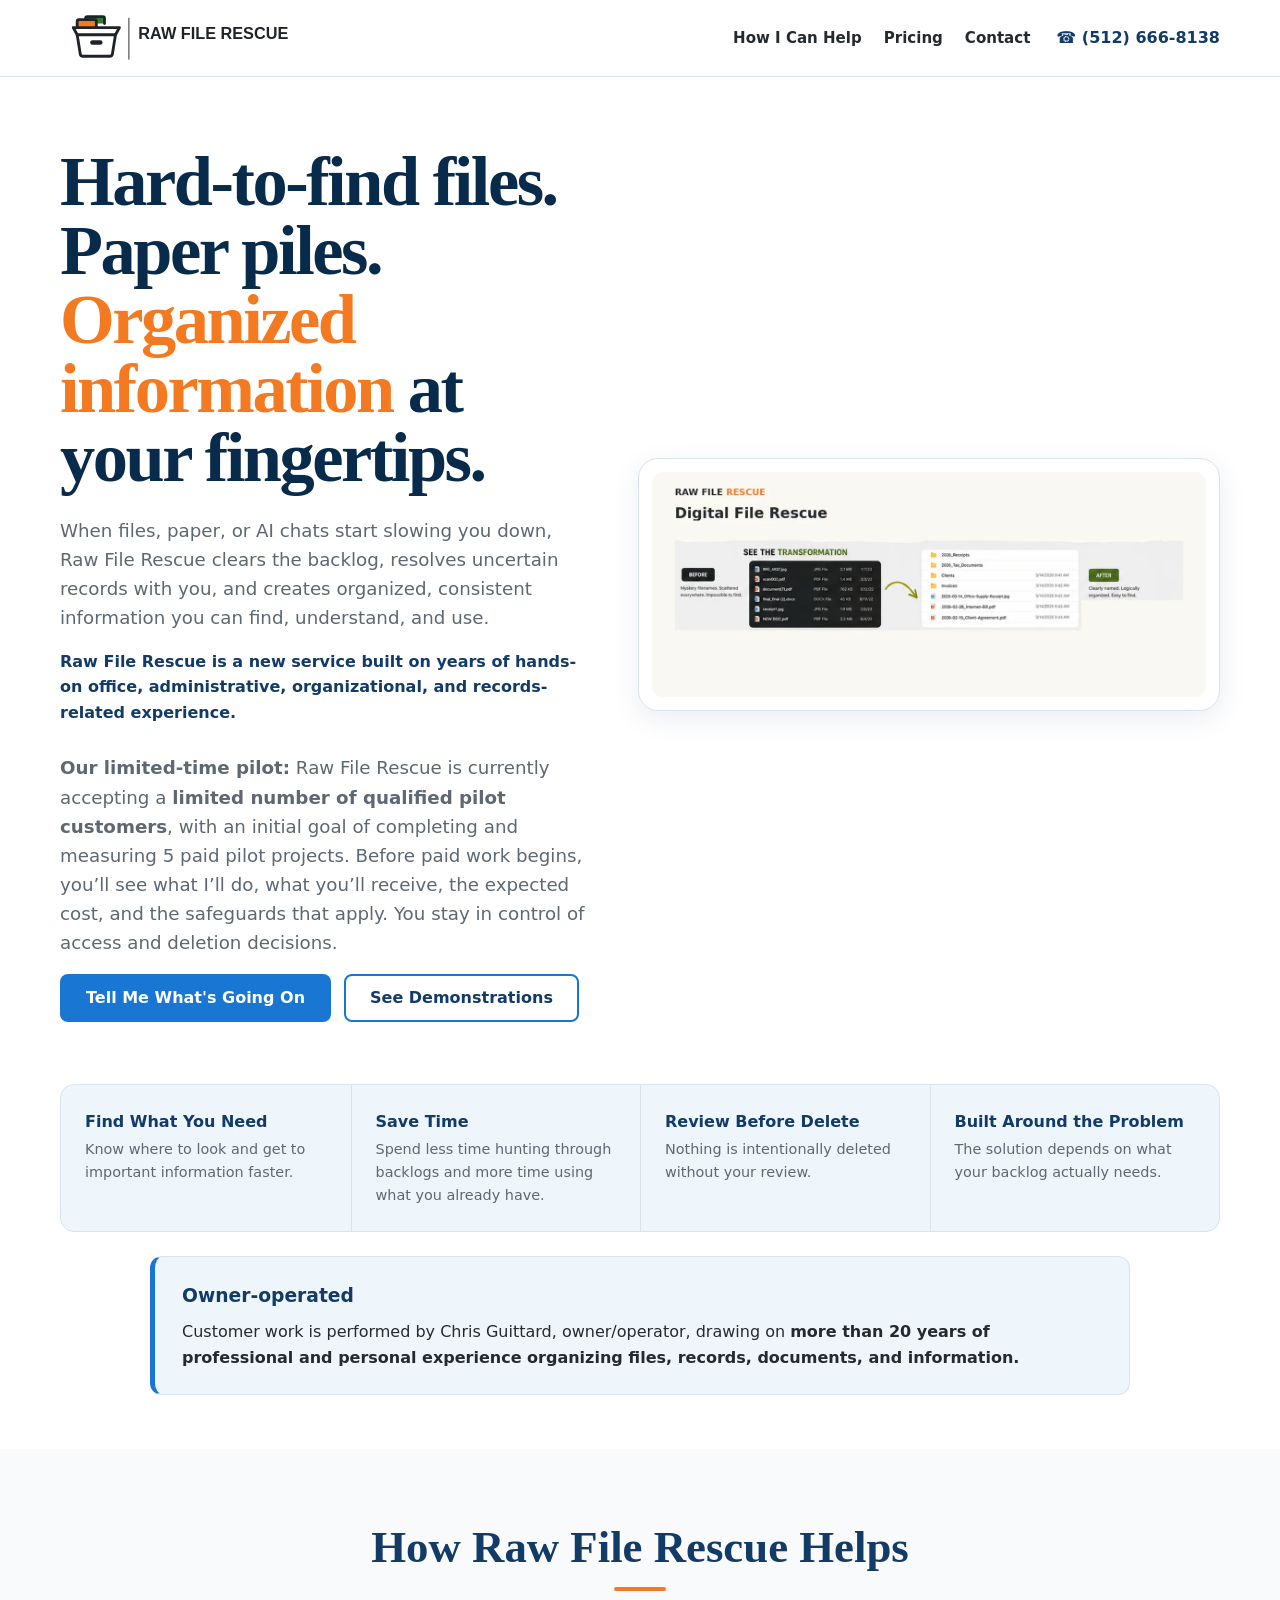
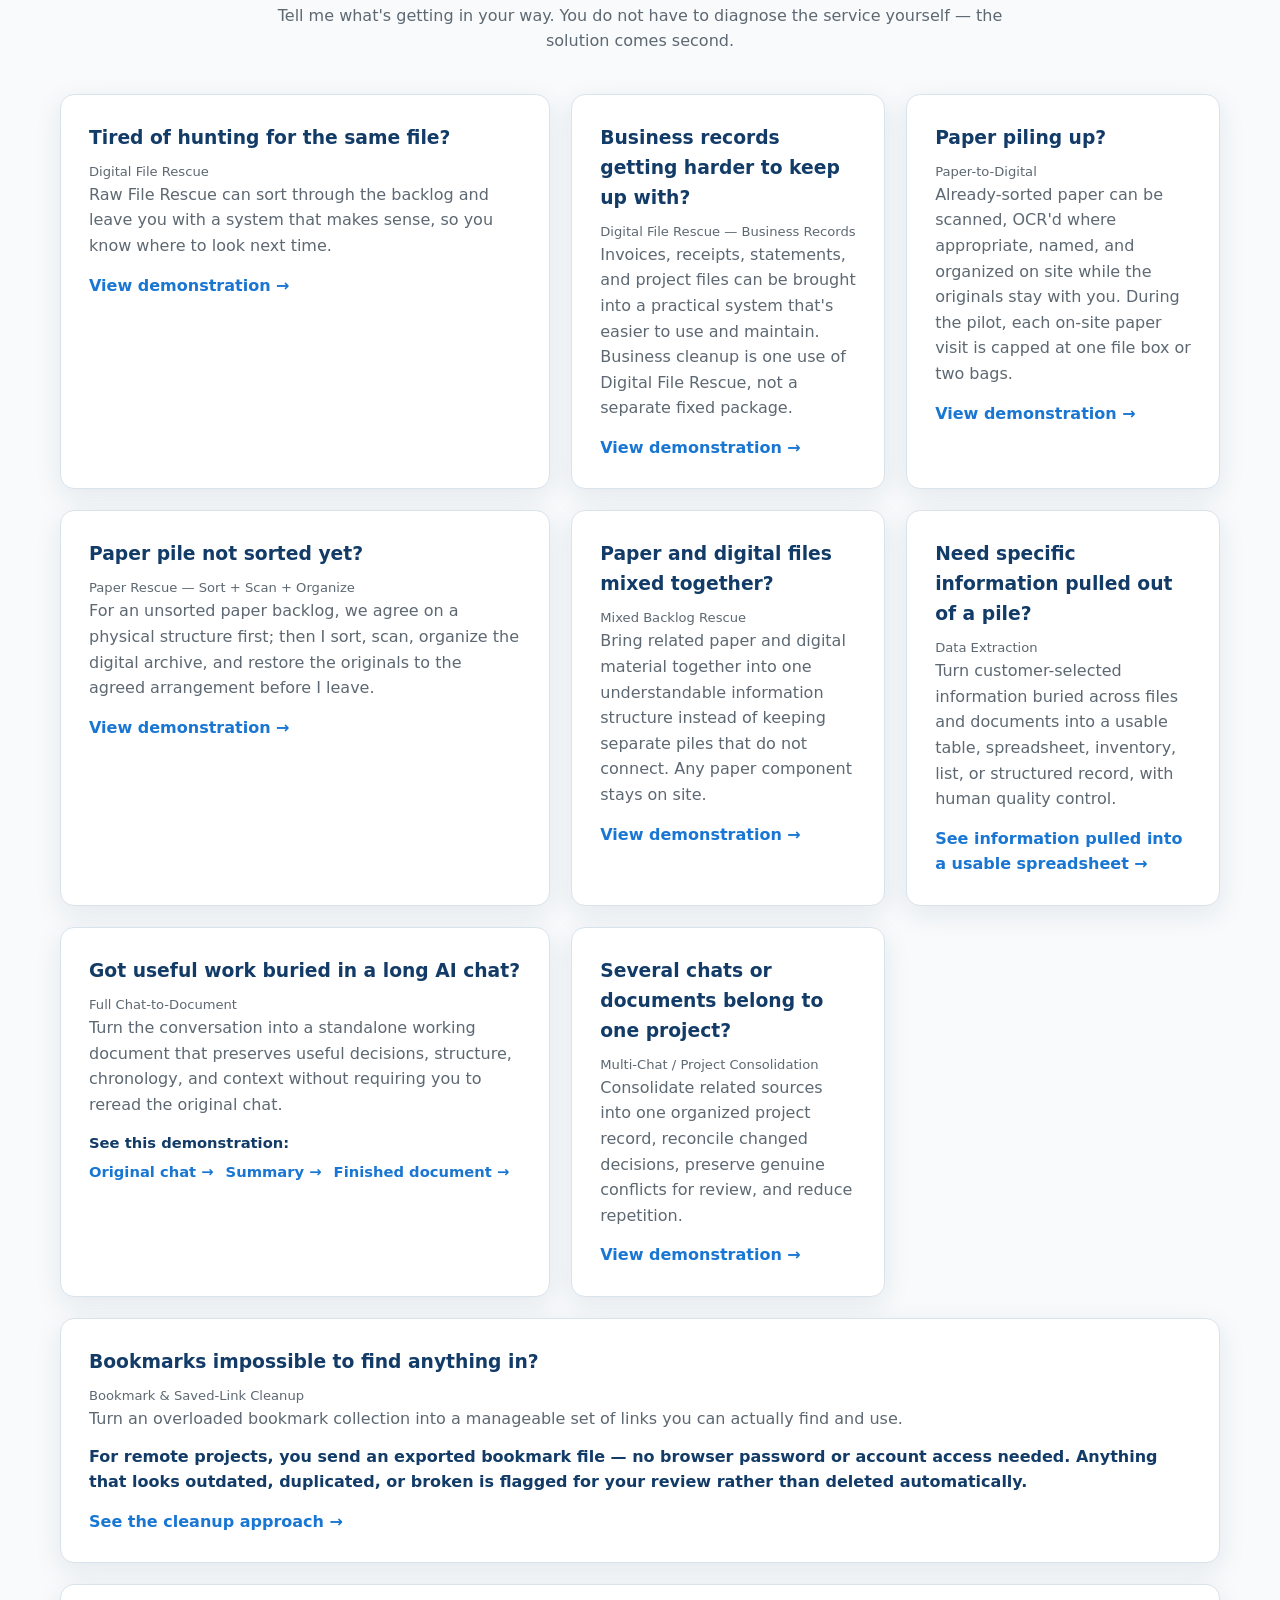
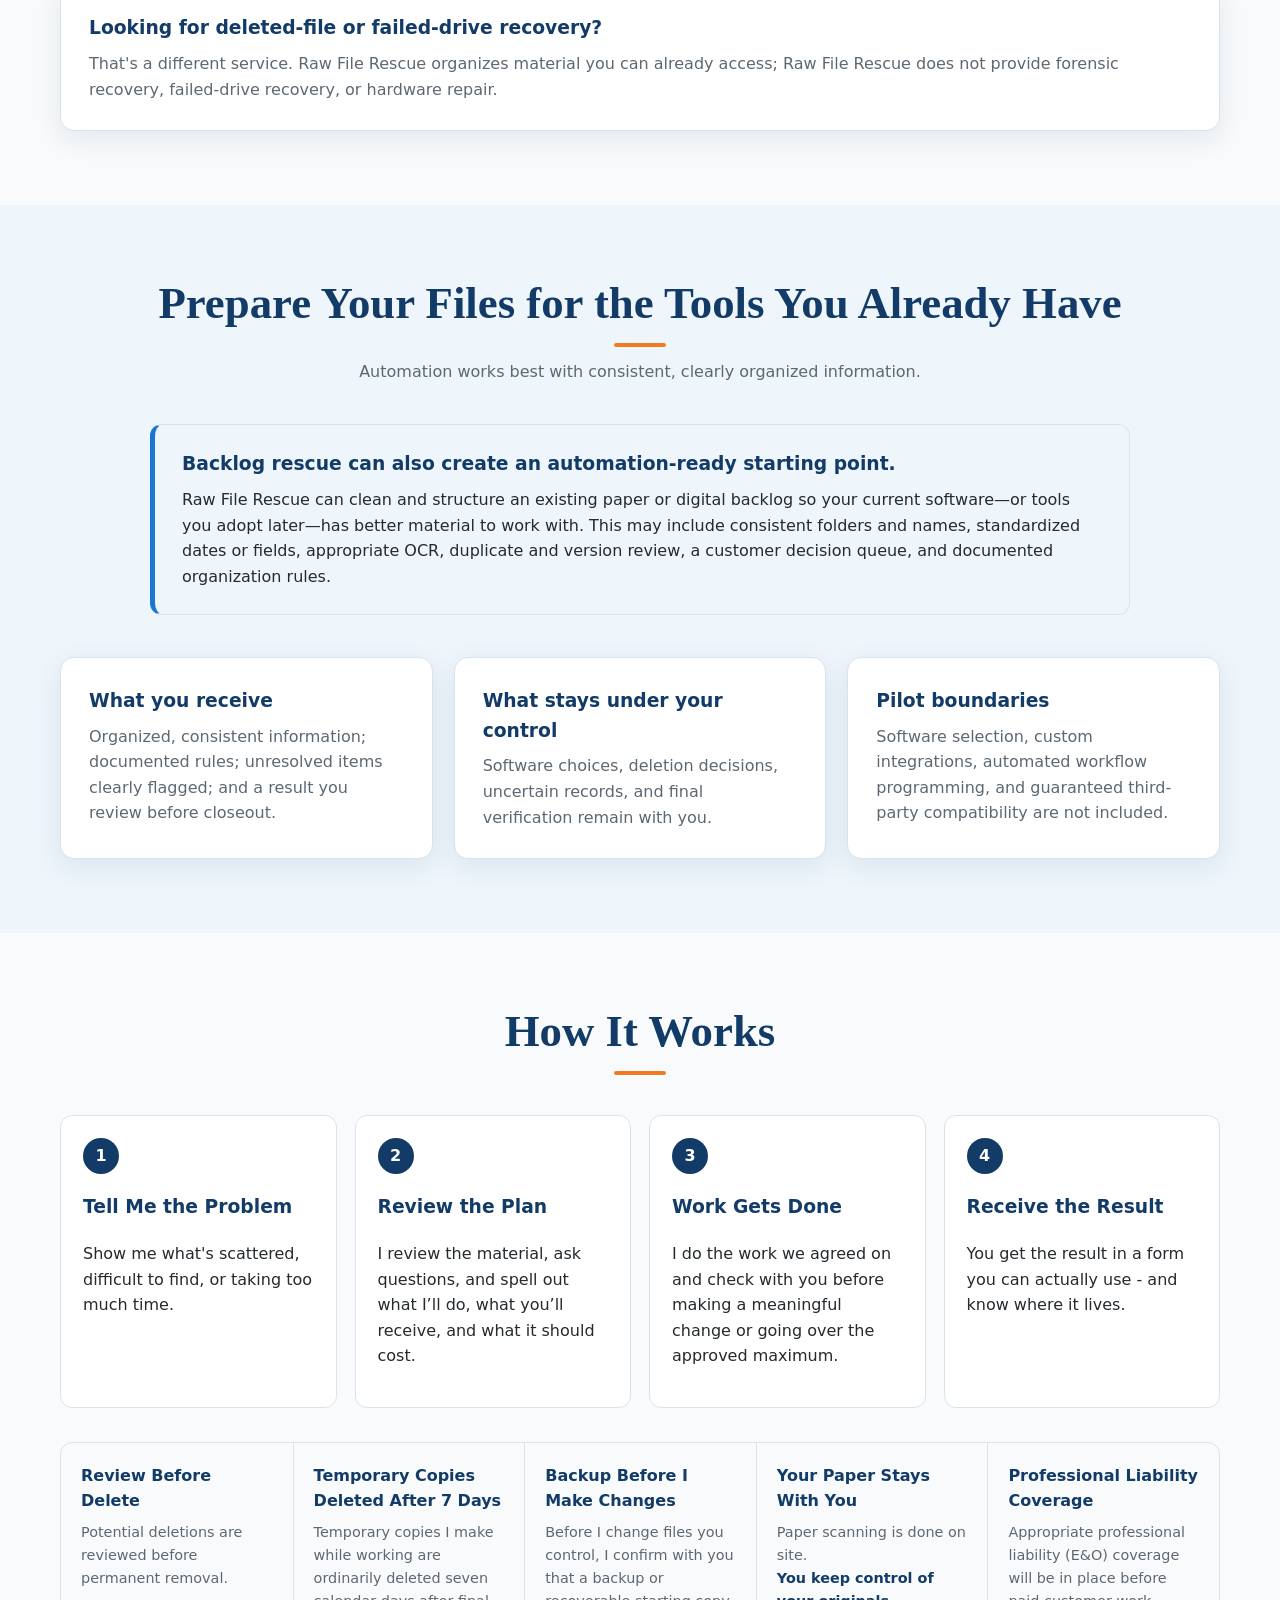
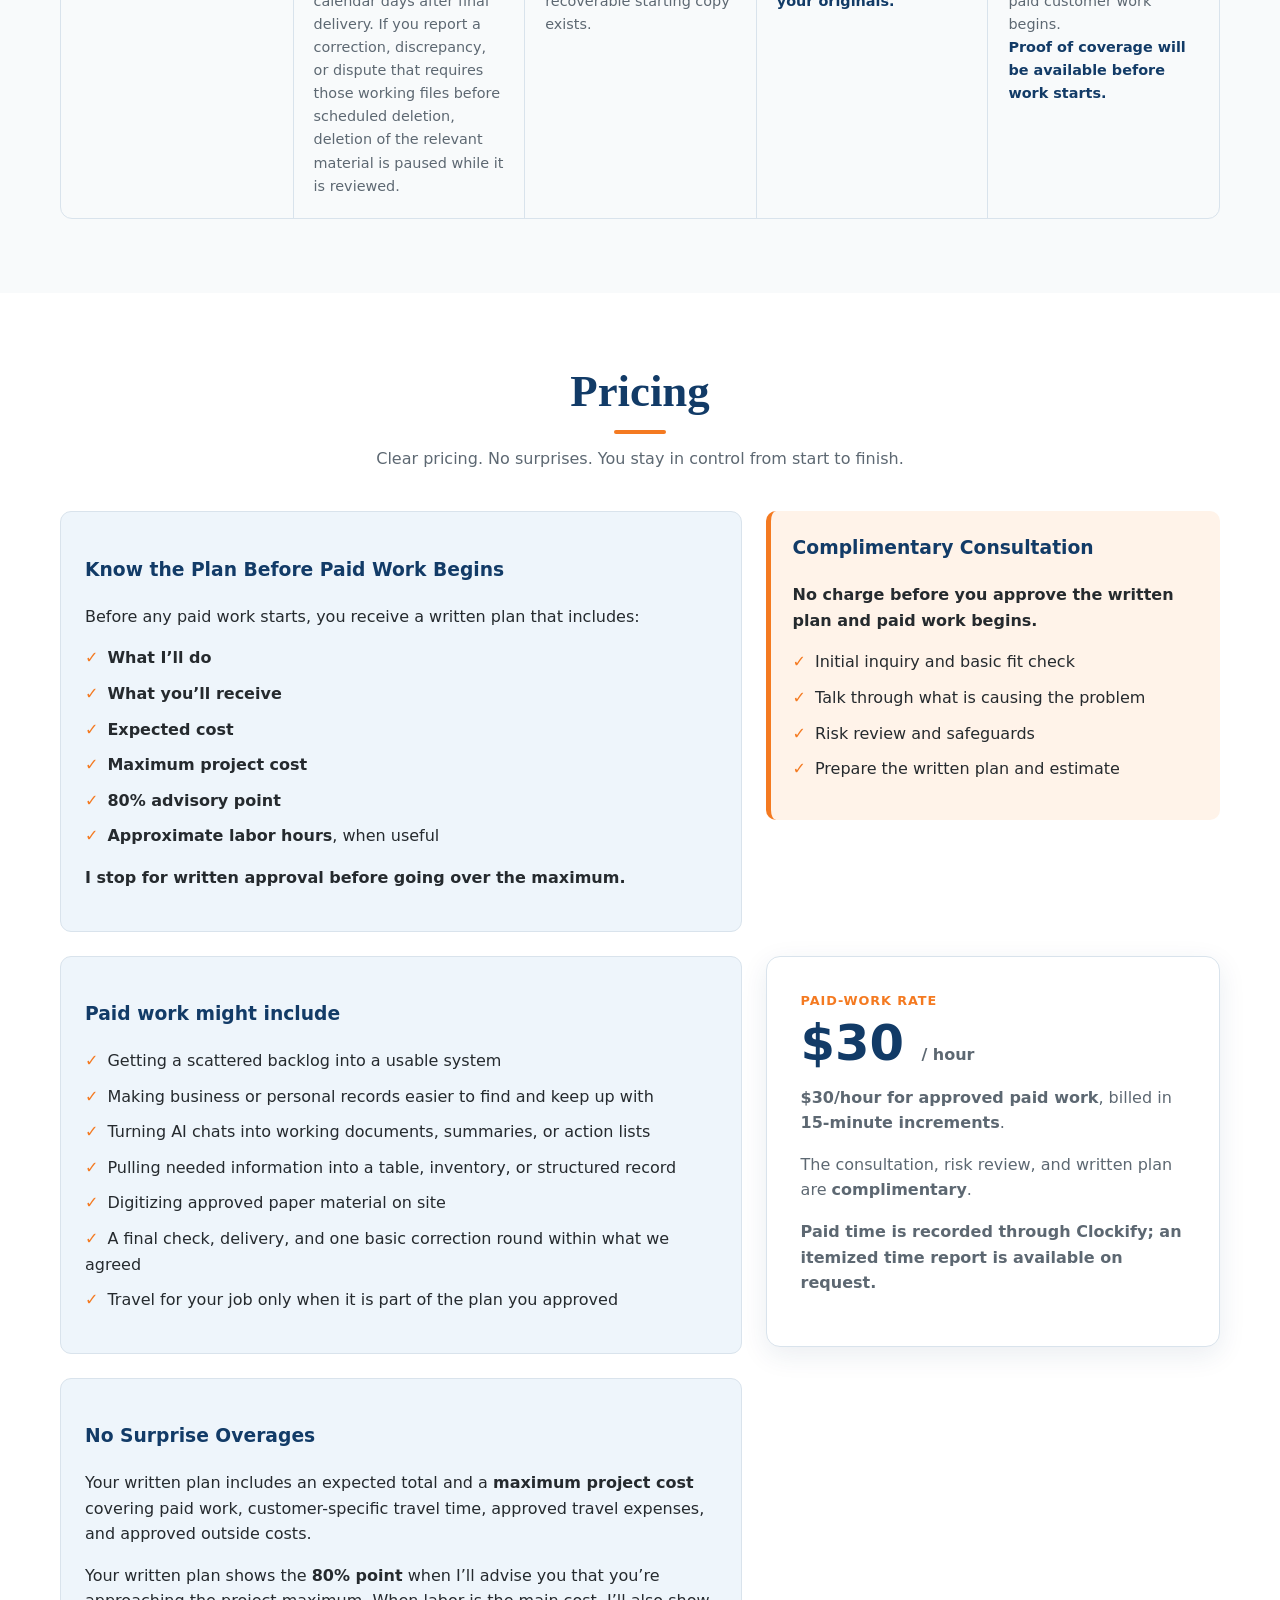
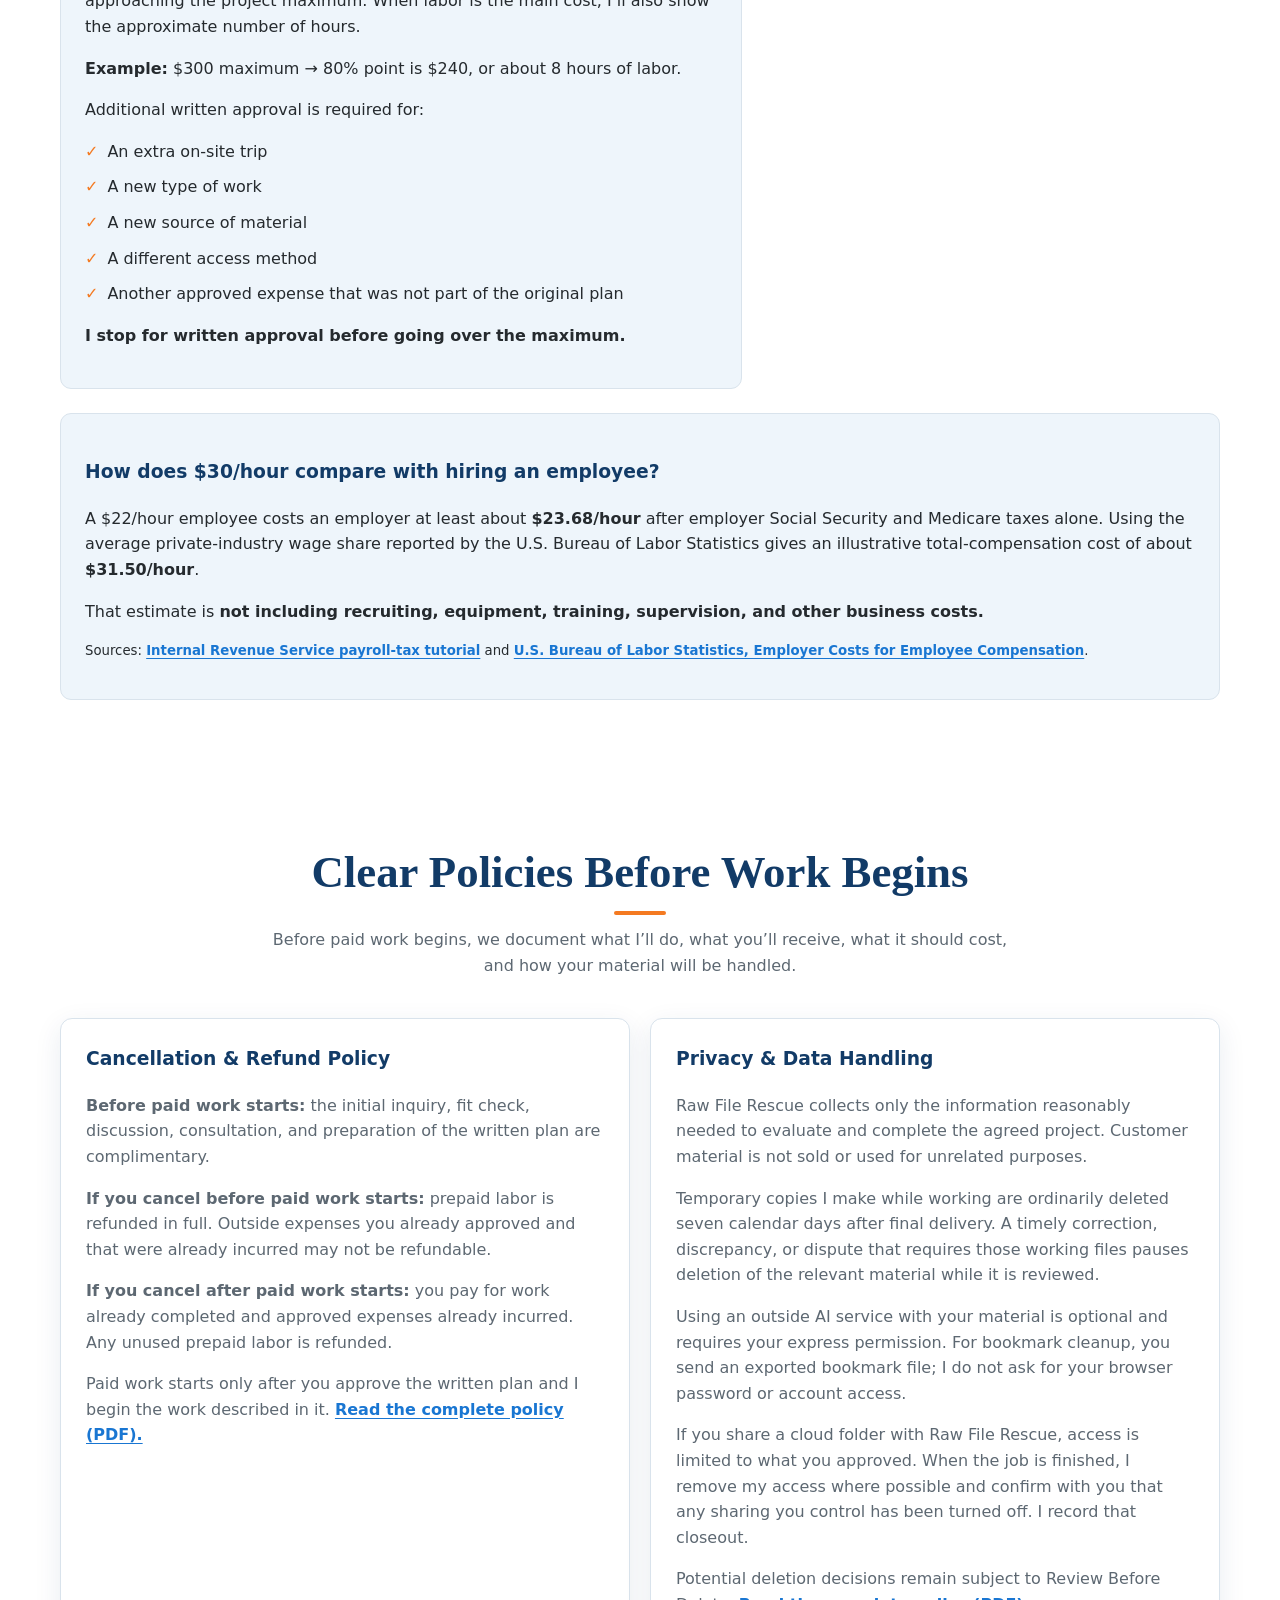
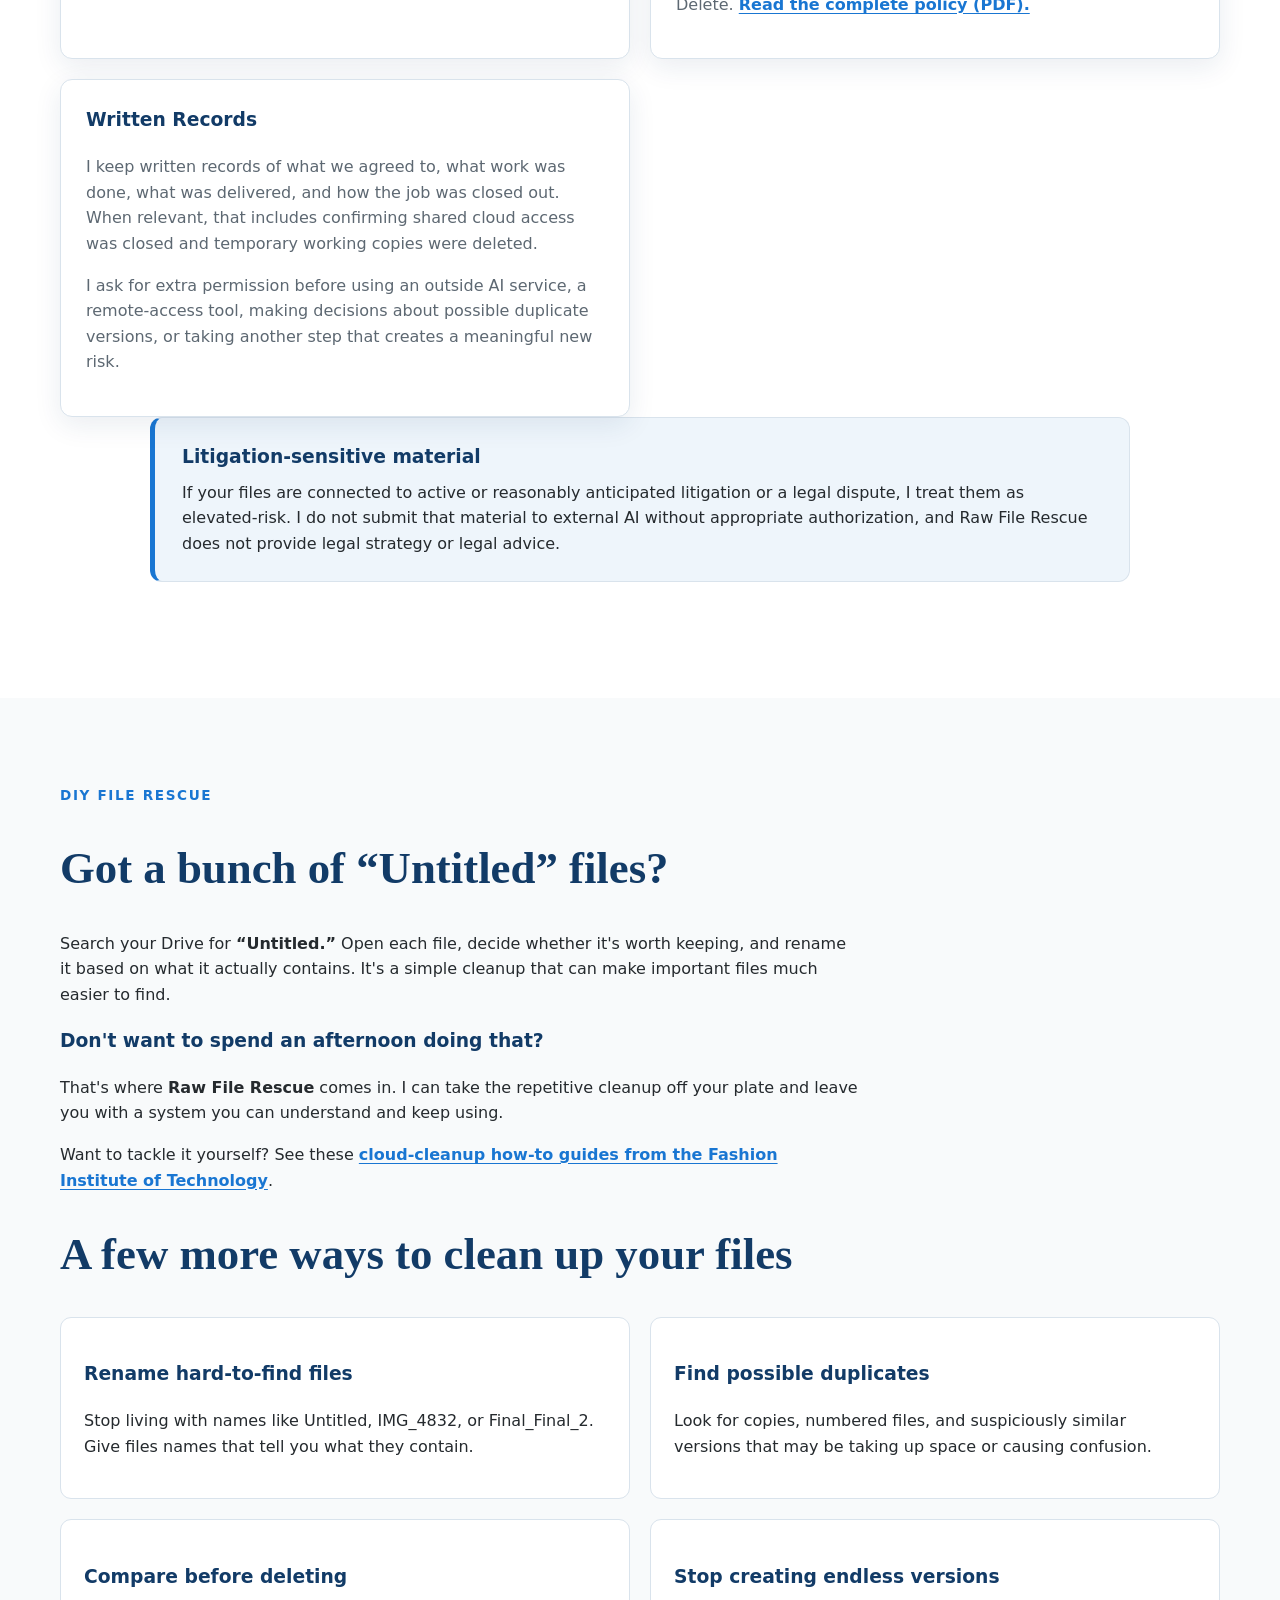
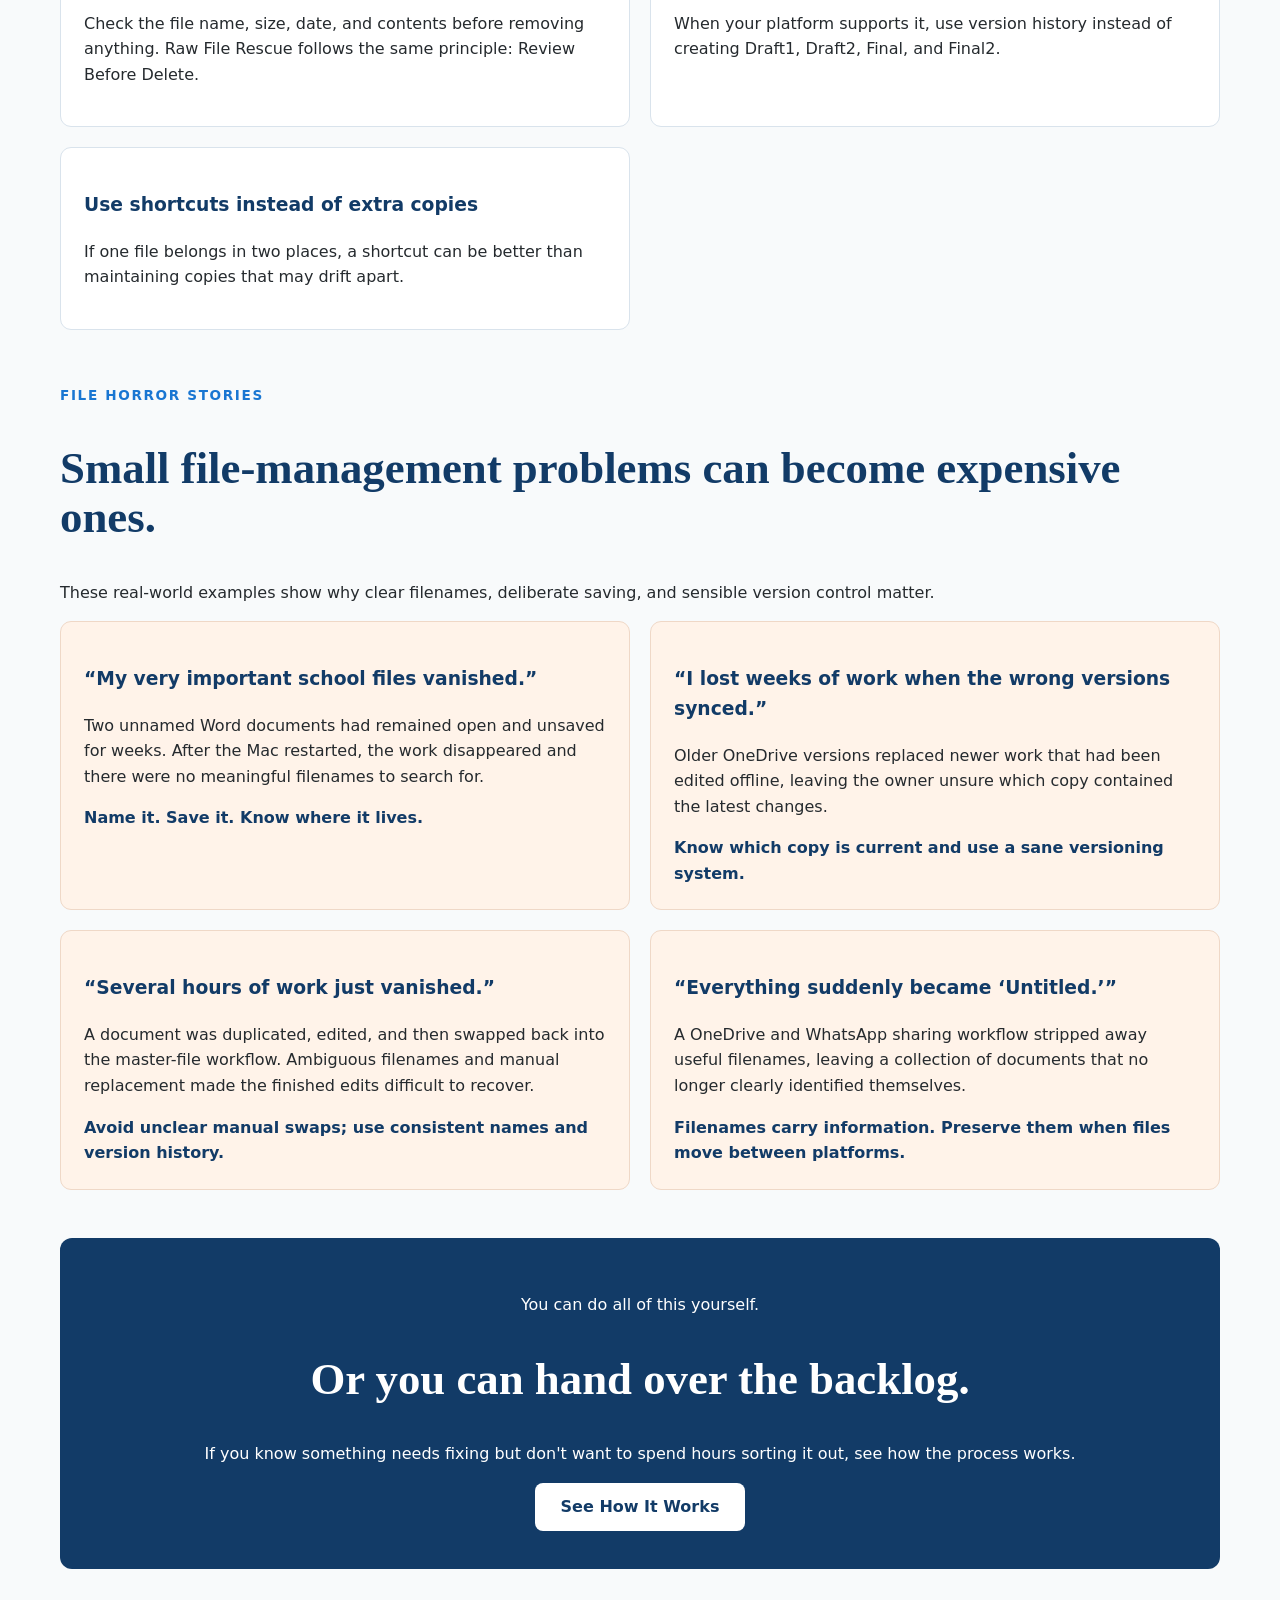
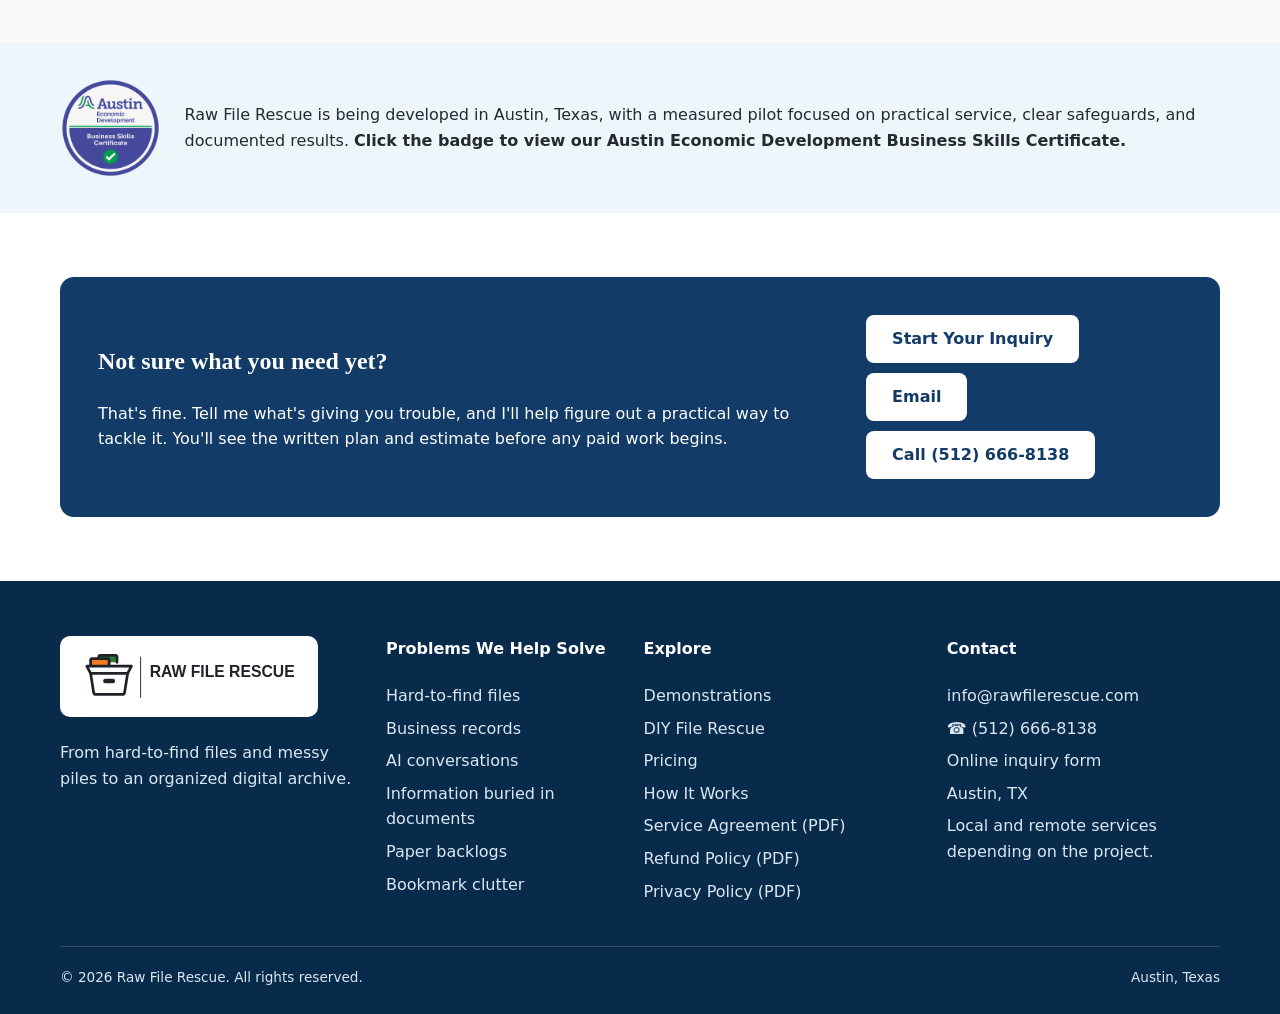
<file: index.html>
<!DOCTYPE html>

<html lang="en">
<head>
<meta charset="utf-8"/>
<meta content="width=device-width,initial-scale=1.0" name="viewport"/>
<title>Raw File Rescue | Austin, TX</title>
<meta content="Raw File Rescue helps individuals and small businesses clear paper and digital backlogs, organize uncertain records, and prepare cleaner, more consistent information for the tools they already use." name="description"/>
<link href="assets/brand/08.27.26_RFR_Favicon.ico" rel="icon" sizes="any"/>
<style>
:root{--navy:#123b67;--dark:#082b4c;--blue:#1976d2;--orange:#f47a21;--text:#252a2e;--muted:#5d6872;--pale:#eef5fb;--off:#f8fafb;--border:#d9e3ec;--shadow:0 8px 28px rgba(18,59,103,.09);--max:1160px}*{box-sizing:border-box}html{scroll-behavior:smooth}body{margin:0;font-family:Inter,system-ui,-apple-system,"Segoe UI",sans-serif;color:var(--text);line-height:1.6;background:#fff}img{display:block;max-width:100%}a{color:inherit;text-decoration:none}a:focus-visible{outline:3px solid var(--orange);outline-offset:3px}h1,h2{font-family:Georgia,"Times New Roman",serif}.container{width:min(calc(100% - 40px),var(--max));margin:auto}.section{padding:74px 0}.alt{background:var(--off)}.blue-section{background:var(--pale)}.heading{text-align:center;margin-bottom:40px}.heading h2{margin:0;color:var(--navy);font-size:clamp(2rem,4vw,2.8rem);line-height:1.1}.heading p{max-width:760px;margin:12px auto 0;color:var(--muted)}.accent-line{width:52px;height:4px;background:var(--orange);border-radius:20px;margin:14px auto 0}.site-header{position:sticky;top:0;z-index:20;background:rgba(255,255,255,.97);border-bottom:1px solid var(--border);backdrop-filter:blur(8px)}.nav{min-height:76px;display:flex;gap:26px;align-items:center}.brand{margin-right:auto}.brand img{width:238px}.nav-links{display:flex;gap:22px;font-weight:700;font-size:.94rem}.nav-links a:hover{color:var(--blue)}.phone{font-weight:800;color:var(--navy);white-space:nowrap}.btn{display:inline-flex;align-items:center;justify-content:center;min-height:48px;padding:0 24px;border-radius:8px;font-weight:800;border:2px solid transparent}.btn-primary{background:var(--blue);color:#fff}.btn-outline{border-color:var(--blue);color:var(--navy);background:#fff}.hero{padding:70px 0 62px}.hero-grid{display:grid;grid-template-columns:.95fr 1.05fr;gap:52px;align-items:center}.hero h1{font-size:clamp(2.8rem,5.5vw,4.8rem);line-height:.98;color:var(--dark);letter-spacing:-.035em;margin:0 0 24px}.hero h1 .accent{color:var(--orange)}.offer{display:inline-block;padding:9px 14px;border-radius:999px;background:#fff3e9;border:1px solid #f6c49f;color:var(--dark);font-weight:850;font-size:.9rem;margin-bottom:18px}.hero-copy{font-size:1.14rem;color:var(--muted);margin:0 0 16px}.experience{color:var(--navy);font-weight:750;margin:0 0 28px}.actions{display:flex;gap:13px;flex-wrap:wrap}.visual{padding:13px;border:1px solid var(--border);border-radius:20px;box-shadow:var(--shadow);background:#fff}.visual img{width:100%;border-radius:11px;cursor:zoom-in}.trust{padding:0 0 54px}.trust-grid{display:grid;grid-template-columns:repeat(4,1fr);border:1px solid var(--border);border-radius:14px;overflow:hidden;background:var(--pale)}.trust-item{padding:24px}.trust-item+.trust-item{border-left:1px solid var(--border)}.trust-item strong{display:block;color:var(--navy);margin-bottom:4px}.trust-item p{margin:0;color:var(--muted);font-size:.9rem}.cards{display:grid;grid-template-columns:repeat(3,1fr);gap:21px}.card{padding:28px;border:1px solid var(--border);border-radius:14px;background:#fff;box-shadow:var(--shadow)}.card h3{color:var(--navy);margin:0 0 8px}.card p{color:var(--muted);margin:0}.card a,.proof{display:inline-block;color:var(--blue);font-weight:800;margin-top:14px}.wide{grid-column:1/-1}.feature{padding:14px;border:1px solid var(--border);border-radius:14px;background:#fff;box-shadow:var(--shadow)}.feature img{width:100%;cursor:zoom-in}.control-note{text-align:center;color:var(--navy);font-size:1.55rem;font-weight:750;margin:0 0 25px}.control-note strong{color:var(--blue)}.control-panel{max-width:980px;margin:0 auto 42px;padding:24px 27px;border:1px solid var(--border);border-left:5px solid var(--blue);border-radius:12px;background:var(--pale)}.control-panel h3{margin:0 0 8px;color:var(--navy)}.control-panel h3 strong{color:var(--blue)}.control-panel p{margin:0}.group+.group{margin-top:54px}.group h3{font-size:1.55rem;color:var(--navy);margin:0 0 8px}.group-copy{color:var(--muted);max-width:820px}.image-grid{display:grid;grid-template-columns:repeat(3,1fr);gap:20px}.image-grid.two{grid-template-columns:repeat(2,1fr)}figure.example{margin:0;border:1px solid var(--border);border-radius:14px;overflow:hidden;background:#fff;box-shadow:var(--shadow)}figure.example img{width:100%;height:260px;object-fit:contain;background:#f3f6f8;cursor:zoom-in}figure.example figcaption{padding:15px;color:var(--navy);font-weight:750}.note{display:block;font-size:.82rem;color:var(--muted);margin-top:3px}.downloads{display:grid;grid-template-columns:repeat(2,1fr);gap:12px;margin-top:24px}.downloads a{padding:13px 15px;border:1px solid var(--border);border-radius:9px;color:var(--navy);font-weight:750;background:#fff}.downloads a:hover{border-color:var(--blue);background:var(--pale)}.diy-intro{max-width:800px}.eyebrow{color:var(--blue);font-weight:850;letter-spacing:.12em;font-size:.85rem}.diy h2{color:var(--navy);font-size:clamp(2rem,4vw,2.8rem);line-height:1.1}.diy h3{color:var(--navy)}.text-link{color:var(--blue);font-weight:750;text-decoration:underline;text-underline-offset:3px}.tip-grid,.story-grid{display:grid;grid-template-columns:repeat(2,1fr);gap:20px}.tip,.story{padding:23px;border:1px solid var(--border);border-radius:11px;background:#fff}.story{background:#fff3e9;border-color:#efd8c7}.story .lesson{color:var(--navy);font-weight:750;margin-bottom:0}.diy-cta{margin-top:48px;padding:38px;border-radius:12px;background:var(--navy);color:#fff;text-align:center}.diy-cta h2{color:#fff}.pricing{display:grid;grid-template-columns:.8fr 1.2fr;gap:46px}.price-card{padding:34px;border:1px solid var(--border);border-radius:14px;background:#fff;box-shadow:var(--shadow)}.label{color:var(--orange);font-weight:850;text-transform:uppercase;font-size:.8rem;letter-spacing:.07em}.price{font-size:3.1rem;font-weight:900;color:var(--navy);line-height:1;margin:8px 0 12px}.price small{font-size:1rem;color:var(--muted)}.price-card p,.pricing-copy p{color:var(--muted)}.consult{padding:22px;border-left:5px solid var(--orange);border-radius:10px;background:#fff3e9;margin-bottom:25px}.consult h3{color:var(--navy);margin-top:0}.checks{padding:0;list-style:none}.checks li{margin:10px 0}.checks li:before{content:"✓";color:var(--orange);font-weight:900;margin-right:9px}.cost{padding:24px;border:1px solid var(--border);border-radius:11px;background:var(--pale);margin-top:28px}.cost h3{color:var(--navy)}.steps{display:grid;grid-template-columns:repeat(4,1fr);gap:18px}.step{padding:22px;border:1px solid var(--border);border-radius:12px;background:#fff}.num{width:36px;height:36px;border-radius:50%;display:grid;place-items:center;background:var(--navy);color:#fff;font-weight:900}.step h3{color:var(--navy)}.reassurance{display:grid;grid-template-columns:repeat(5,1fr);margin-top:34px;border:1px solid var(--border);border-radius:12px;overflow:hidden}.reassurance div{padding:20px}.reassurance div+div{border-left:1px solid var(--border)}.reassurance strong{color:var(--navy);display:block}.reassurance p{margin:7px 0 0;color:var(--muted);font-size:.9rem}.policy-grid{display:grid;grid-template-columns:repeat(2,1fr);gap:20px}.policy{padding:25px;border:1px solid var(--border);border-radius:12px;background:#fff;box-shadow:var(--shadow)}.policy h3{color:var(--navy);margin-top:0}.policy p{color:var(--muted)}.affiliation{display:flex;align-items:center;gap:24px;padding:35px 0}.affiliation img{width:190px;cursor:zoom-in}.cta{padding:64px 0}.cta-box{padding:38px;border-radius:14px;background:var(--navy);color:#fff;display:flex;justify-content:space-between;gap:25px;align-items:center}.cta-box h2{color:#fff;margin-top:0}.cta-box p{margin-bottom:0}.cta-actions{display:flex;gap:10px;flex-wrap:wrap}.cta-actions .btn{background:#fff;color:var(--navy)}footer{background:var(--dark);color:#dbe7f2;padding:55px 0 25px}.footer-grid{display:grid;grid-template-columns:1.3fr 1fr 1.2fr 1.2fr;gap:30px}.footer-logo{width:230px}footer h4{color:#fff;margin-top:0}footer ul{list-style:none;padding:0;margin:0}footer li{margin:7px 0}footer a:hover{color:#fff}.footer-contact{display:grid;gap:7px}.footer-bottom{display:flex;justify-content:space-between;border-top:1px solid rgba(255,255,255,.15);margin-top:35px;padding-top:20px;font-size:.85rem}@media(max-width:980px){.nav{gap:16px}.brand img{width:205px}.nav-links{gap:14px;font-size:.84rem}.phone{font-size:.9rem}.hero-grid,.pricing{grid-template-columns:1fr}.cards,.image-grid{grid-template-columns:repeat(2,1fr)}.trust-grid,.steps,.reassurance{grid-template-columns:repeat(2,1fr)}.trust-item+.trust-item,.reassurance div+div{border-left:0}.footer-grid{grid-template-columns:repeat(2,1fr)}}@media(max-width:760px){.site-header .nav{flex-wrap:wrap;gap:0;min-height:auto;padding:10px 0}.site-header .brand{margin-right:auto}.site-header .brand img{width:190px}.site-header .phone{font-size:.86rem}.site-header .nav-links{order:3;width:100%;display:flex;overflow-x:auto;gap:0;margin-top:9px;border-top:1px solid var(--border);scrollbar-width:none}.site-header .nav-links::-webkit-scrollbar{display:none}.site-header .nav-links a{flex:0 0 auto;padding:9px 12px;font-size:.82rem;white-space:nowrap}}@media(max-width:680px){.affiliation>a{display:block;width:100%;}.affiliation>a img{margin-left:auto;margin-right:auto;}
.container{width:min(calc(100% - 28px),var(--max))}.phone{display:none}.brand img{width:190px}.hero{padding-top:48px}.cards,.image-grid,.image-grid.two,.downloads,.tip-grid,.story-grid,.policy-grid,.trust-grid,.steps,.reassurance,.footer-grid{grid-template-columns:1fr}.wide{grid-column:auto}figure.example img{height:auto}.trust-item+.trust-item,.reassurance div+div{border-top:1px solid var(--border)}.affiliation,.cta-box{flex-direction:column;align-items:flex-start}.footer-bottom{flex-direction:column;gap:8px}}

.sticky-inquiry{position:fixed;left:0;right:0;bottom:0;z-index:40;background:rgba(8,43,76,.97);color:#fff;border-top:1px solid rgba(255,255,255,.14);box-shadow:0 -8px 24px rgba(8,43,76,.18);transform:translateY(110%);opacity:0;pointer-events:none;transition:transform .22s ease,opacity .22s ease}.sticky-inquiry.is-visible{transform:translateY(0);opacity:1;pointer-events:auto}.sticky-inquiry-inner{width:min(calc(100% - 40px),var(--max));margin:auto;min-height:62px;display:flex;align-items:center;justify-content:space-between;gap:18px}.sticky-inquiry-copy{font-weight:800}.sticky-inquiry .btn{min-height:42px;background:#fff;color:var(--navy);padding:0 20px;white-space:nowrap}@media(max-width:680px){.sticky-inquiry-inner{width:min(calc(100% - 24px),var(--max));min-height:58px;justify-content:center}.sticky-inquiry-copy{display:none}.sticky-inquiry .btn{width:100%;min-height:44px}}
.demo-links{margin-top:14px;color:var(--navy);font-size:.92rem}.demo-links strong{display:block;margin-bottom:5px}.demo-links a{display:inline;margin:0 12px 0 0;color:var(--blue);font-weight:800;white-space:nowrap}@media(max-width:680px){.demo-links a{display:inline-block;margin-top:5px}}.pricing-mobile-first{display:grid;grid-template-columns:minmax(0,1.2fr) minmax(300px,.8fr);grid-template-areas:"plan consult" "paid rate" "overages rate" "employee employee";gap:24px;align-items:start}.pricing-mobile-first .cost{margin-top:0}.pricing-consult{grid-area:consult;margin:0}.pricing-rate{grid-area:rate}.pricing-plan{grid-area:plan}.pricing-paid{grid-area:paid}.pricing-overages{grid-area:overages}.pricing-employee{grid-area:employee}@media(max-width:980px){.pricing-mobile-first{grid-template-columns:1fr;grid-template-areas:"consult" "rate" "plan" "paid" "overages" "employee";gap:18px}.pricing-mobile-first>*{min-width:0}.pricing-mobile-first .price-card,.pricing-mobile-first .cost,.pricing-mobile-first .consult{width:100%;max-width:100%}}@media(max-width:680px){#pricing .section{padding-left:0;padding-right:0}.pricing-mobile-first{gap:14px}.pricing-mobile-first .cost,.pricing-mobile-first .consult,.pricing-mobile-first .price-card{padding:22px 20px}.pricing-mobile-first .price{font-size:2.75rem}.pricing-mobile-first h3{line-height:1.25}.pricing-mobile-first .checks li{overflow-wrap:anywhere}}</style>
</head>
<body>
<header class="site-header"><div class="container nav"><a class="brand" href="#top"><img alt="Raw File Rescue" src="assets/brand/08.27.26.v2_RFR_Logo_Horizontal_Color.svg"/></a><nav aria-label="Primary" class="nav-links"><a href="#services">How I Can Help</a><a href="#pricing">Pricing</a><a href="#contact">Contact</a></nav><a class="phone" href="tel:+15126668138">☎ (512) 666-8138</a></div></header>
<main id="top">
<section class="hero"><div class="container hero-grid"><div><h1>Hard-to-find files. Paper piles. <span class="accent">Organized information</span> at your fingertips.</h1><p class="hero-copy">When files, paper, or AI chats start slowing you down, Raw File Rescue clears the backlog, resolves uncertain records with you, and creates organized, consistent information you can find, understand, and use.</p><p class="experience">Raw File Rescue is a new service built on years of hands-on office, administrative, organizational, and records-related experience.</p><p class="hero-copy"><strong>Our limited-time pilot:</strong> Raw File Rescue is currently accepting a <strong>limited number of qualified pilot customers</strong>, with an initial goal of completing and measuring 5 paid pilot projects. Before paid work begins, you’ll see what I’ll do, what you’ll receive, the expected cost, and the safeguards that apply. You stay in control of access and deletion decisions.</p><div class="actions"><a class="btn btn-primary" href="#contact">Tell Me What's Going On</a><a class="btn btn-outline" href="#services">See Demonstrations</a></div></div><div class="visual"><img alt="Digital file rescue before and after demonstration" src="assets/examples/general/08.27.26.v3_RFR_Digital_File_Rescue_Before_After.webp"/></div></div></section>
<section class="trust"><div class="container trust-grid"><div class="trust-item"><strong>Find What You Need</strong><p>Know where to look and get to important information faster.</p></div><div class="trust-item"><strong>Save Time</strong><p>Spend less time hunting through backlogs and more time using what you already have.</p></div><div class="trust-item"><strong>Review Before Delete</strong><p>Nothing is intentionally deleted without your review.</p></div><div class="trust-item"><strong>Built Around the Problem</strong><p>The solution depends on what your backlog actually needs.</p></div></div><div class="container"><div class="control-panel" style="margin:24px auto 0"><h3>Owner-operated</h3><p>Customer work is performed by Chris Guittard, owner/operator, drawing on <strong>more than 20 years of professional and personal experience organizing files, records, documents, and information.</strong></p></div></div></section>
<section class="section alt" id="services"><div class="container"><div class="heading"><h2>How Raw File Rescue Helps</h2><div class="accent-line"></div><p>Tell me what's getting in your way. You do not have to diagnose the service yourself — the solution comes second.</p></div><div class="cards">
<article class="card"><h3>Tired of hunting for the same file?</h3><span class="note">Digital File Rescue</span><p>Raw File Rescue can sort through the backlog and leave you with a system that makes sense, so you know where to look next time.</p><a href="assets/examples/personal/08.27.26.v3_personal_drive_before_after_final.webp" rel="noopener" target="_blank">View demonstration →</a></article>
<article class="card"><h3>Business records getting harder to keep up with?</h3><span class="note">Digital File Rescue — Business Records</span><p>Invoices, receipts, statements, and project files can be brought into a practical system that's easier to use and maintain. Business cleanup is one use of Digital File Rescue, not a separate fixed package.</p><a href="assets/examples/business/08.27.26.v3_pepper_riot_drive_before_after_final.webp" rel="noopener" target="_blank">View demonstration →</a></article>
<article class="card"><h3>Paper piling up?</h3><span class="note">Paper-to-Digital</span><p>Already-sorted paper can be scanned, OCR'd where appropriate, named, and organized on site while the originals stay with you. During the pilot, each on-site paper visit is capped at one file box or two bags.</p><a href="assets/examples/personal/08.27.26.v3_personal_mixed_scanning_before_after_final.webp" rel="noopener" target="_blank">View demonstration →</a></article>
<article class="card"><h3>Paper pile not sorted yet?</h3><span class="note">Paper Rescue — Sort + Scan + Organize</span><p>For an unsorted paper backlog, we agree on a physical structure first; then I sort, scan, organize the digital archive, and restore the originals to the agreed arrangement before I leave.</p><a href="assets/examples/personal/08.27.26.v3_personal_mixed_scanning_before_after_final.webp" rel="noopener" target="_blank">View demonstration →</a></article>
<article class="card"><h3>Paper and digital files mixed together?</h3><span class="note">Mixed Backlog Rescue</span><p>Bring related paper and digital material together into one understandable information structure instead of keeping separate piles that do not connect. Any paper component stays on site.</p><a href="assets/examples/personal/08.27.26.v3_personal_mixed_scanning_before_after_final.webp" rel="noopener" target="_blank">View demonstration →</a></article>
<article class="card"><h3>Need specific information pulled out of a pile?</h3><span class="note">Data Extraction</span><p>Turn customer-selected information buried across files and documents into a usable table, spreadsheet, inventory, list, or structured record, with human quality control.</p><a href="samples/pepper-riot/08.23.26_RFR_Pepper_Riot_Data_Extraction_Sample.xlsx" rel="noopener" target="_blank">See information pulled into a usable spreadsheet →</a></article>
<article class="card"><h3>Got useful work buried in a long AI chat?</h3><span class="note">Full Chat-to-Document</span><p>Turn the conversation into a standalone working document that preserves useful decisions, structure, chronology, and context without requiring you to reread the original chat.</p><div class="demo-links"><strong>See this demonstration:</strong><a href="samples/pepper-riot/08.23.26_RFR_Pepper_Riot_Raw_Chat_1_Before_Sample.pdf" rel="noopener" target="_blank">Original chat →</a><a href="samples/pepper-riot/08.23.26_RFR_Pepper_Riot_Chat_Summary_Sample.pdf" rel="noopener" target="_blank">Summary →</a><a href="samples/pepper-riot/08.23.26_RFR_Pepper_Riot_Full_Chat_to_Document_Sample.pdf" rel="noopener" target="_blank">Finished document →</a></div></article>
<article class="card"><h3>Several chats or documents belong to one project?</h3><span class="note">Multi-Chat / Project Consolidation</span><p>Consolidate related sources into one organized project record, reconcile changed decisions, preserve genuine conflicts for review, and reduce repetition.</p><a href="samples/pepper-riot/08.23.26_RFR_Pepper_Riot_Multi_Chat_Project_Consolidation_Sample.pdf" rel="noopener" target="_blank">View demonstration →</a></article>
<article class="card wide"><h3>Bookmarks impossible to find anything in?</h3><span class="note">Bookmark &amp; Saved-Link Cleanup</span><p>Turn an overloaded bookmark collection into a manageable set of links you can actually find and use.</p><p style="margin-top:12px;color:var(--navy);font-weight:700">For remote projects, you send an exported bookmark file — no browser password or account access needed. Anything that looks outdated, duplicated, or broken is flagged for your review rather than deleted automatically.</p><a href="#diy-file-rescue">See the cleanup approach →</a></article>
<article class="card wide"><h3>Looking for deleted-file or failed-drive recovery?</h3><p>That's a different service. Raw File Rescue organizes material you can already access; Raw File Rescue does not provide forensic recovery, failed-drive recovery, or hardware repair.</p></article>
</div></div></section>


<section class="section blue-section" id="automation-ready"><div class="container"><div class="heading"><h2>Prepare Your Files for the Tools You Already Have</h2><div class="accent-line"></div><p>Automation works best with consistent, clearly organized information.</p></div><div class="control-panel"><h3>Backlog rescue can also create an automation-ready starting point.</h3><p>Raw File Rescue can clean and structure an existing paper or digital backlog so your current software—or tools you adopt later—has better material to work with. This may include consistent folders and names, standardized dates or fields, appropriate OCR, duplicate and version review, a customer decision queue, and documented organization rules.</p></div><div class="cards"><article class="card"><h3>What you receive</h3><p>Organized, consistent information; documented rules; unresolved items clearly flagged; and a result you review before closeout.</p></article><article class="card"><h3>What stays under your control</h3><p>Software choices, deletion decisions, uncertain records, and final verification remain with you.</p></article><article class="card"><h3>Pilot boundaries</h3><p>Software selection, custom integrations, automated workflow programming, and guaranteed third-party compatibility are not included.</p></article></div></div></section>
<section class="section alt" id="how-it-works"><div class="container"><div class="heading"><h2>How It Works</h2><div class="accent-line"></div></div><div class="steps"><article class="step"><div class="num">1</div><h3>Tell Me the Problem</h3><p>Show me what's scattered, difficult to find, or taking too much time.</p></article><article class="step"><div class="num">2</div><h3>Review the Plan</h3><p>I review the material, ask questions, and spell out what I’ll do, what you’ll receive, and what it should cost.</p></article><article class="step"><div class="num">3</div><h3>Work Gets Done</h3><p>I do the work we agreed on and check with you before making a meaningful change or going over the approved maximum.</p></article><article class="step"><div class="num">4</div><h3>Receive the Result</h3><p>You get the result in a form you can actually use - and know where it lives.</p></article></div><div class="reassurance"><div><strong>Review Before Delete</strong><p>Potential deletions are reviewed before permanent removal.</p></div><div><strong>Temporary Copies Deleted After 7 Days</strong><p>Temporary copies I make while working are ordinarily deleted seven calendar days after final delivery. If you report a correction, discrepancy, or dispute that requires those working files before scheduled deletion, deletion of the relevant material is paused while it is reviewed.</p></div><div><strong>Backup Before I Make Changes</strong><p>Before I change files you control, I confirm with you that a backup or recoverable starting copy exists.</p></div><div><strong>Your Paper Stays With You</strong><p>Paper scanning is done on site. <strong>You keep control of your originals.</strong></p></div><div><strong>Professional Liability Coverage</strong><p>Appropriate professional liability (E&amp;O) coverage will be in place before paid customer work begins. <strong>Proof of coverage will be available before work starts.</strong></p></div></div></div></section>
<section class="section" id="pricing"><div class="container"><div class="heading"><h2>Pricing</h2><div class="accent-line"></div><p>Clear pricing. No surprises. You stay in control from start to finish.</p></div><div class="pricing-mobile-first">
<div class="consult pricing-consult"><h3>Complimentary Consultation</h3><p><strong>No charge before you approve the written plan and paid work begins.</strong></p><ul class="checks"><li>Initial inquiry and basic fit check</li><li>Talk through what is causing the problem</li><li>Risk review and safeguards</li><li>Prepare the written plan and estimate</li></ul></div>
<div class="price-card pricing-rate"><div class="label">Paid-Work Rate</div><div class="price">$30 <small>/ hour</small></div><p><strong>$30/hour for approved paid work</strong>, billed in <strong>15-minute increments</strong>.</p><p>The consultation, risk review, and written plan are <strong>complimentary</strong>.</p><p><strong>Paid time is recorded through Clockify; an itemized time report is available on request.</strong></p></div>
<div class="cost pricing-plan"><h3>Know the Plan Before Paid Work Begins</h3><p>Before any paid work starts, you receive a written plan that includes:</p><ul class="checks"><li><strong>What I’ll do</strong></li><li><strong>What you’ll receive</strong></li><li><strong>Expected cost</strong></li><li><strong>Maximum project cost</strong></li><li><strong>80% advisory point</strong></li><li><strong>Approximate labor hours</strong>, when useful</li></ul><p><strong>I stop for written approval before going over the maximum.</strong></p></div>
<div class="cost pricing-paid"><h3>Paid work might include</h3><ul class="checks"><li>Getting a scattered backlog into a usable system</li><li>Making business or personal records easier to find and keep up with</li><li>Turning AI chats into working documents, summaries, or action lists</li><li>Pulling needed information into a table, inventory, or structured record</li><li>Digitizing approved paper material on site</li><li>A final check, delivery, and one basic correction round within what we agreed</li><li>Travel for your job only when it is part of the plan you approved</li></ul></div>
<div class="cost pricing-overages"><h3>No Surprise Overages</h3><p>Your written plan includes an expected total and a <strong>maximum project cost</strong> covering paid work, customer-specific travel time, approved travel expenses, and approved outside costs.</p><p>Your written plan shows the <strong>80% point</strong> when I’ll advise you that you’re approaching the project maximum. When labor is the main cost, I’ll also show the approximate number of hours.</p><p><strong>Example:</strong> $300 maximum → 80% point is $240, or about 8 hours of labor.</p><p>Additional written approval is required for:</p><ul class="checks"><li>An extra on-site trip</li><li>A new type of work</li><li>A new source of material</li><li>A different access method</li><li>Another approved expense that was not part of the original plan</li></ul><p><strong>I stop for written approval before going over the maximum.</strong></p></div>
<div class="cost pricing-employee"><h3>How does $30/hour compare with hiring an employee?</h3><p>A $22/hour employee costs an employer at least about <strong>$23.68/hour</strong> after employer Social Security and Medicare taxes alone. Using the average private-industry wage share reported by the U.S. Bureau of Labor Statistics gives an illustrative total-compensation cost of about <strong>$31.50/hour</strong>.</p><p>That estimate is <strong>not including recruiting, equipment, training, supervision, and other business costs.</strong></p><p style="font-size:.83rem">Sources: <a class="text-link" href="https://apps.irs.gov/app/understandingTaxes/hows/tax_tutorials/mod01/tt_mod01_04.jsp" rel="noopener" target="_blank">Internal Revenue Service payroll-tax tutorial</a> and <a class="text-link" href="https://www.bls.gov/news.release/ecec.nr0.htm" rel="noopener" target="_blank">U.S. Bureau of Labor Statistics, Employer Costs for Employee Compensation</a>.</p></div>
</div></div></section>
<section class="section" id="policies"><div class="container"><div class="heading"><h2>Clear Policies Before Work Begins</h2><div class="accent-line"></div><p>Before paid work begins, we document what I’ll do, what you’ll receive, what it should cost, and how your material will be handled.</p></div><div class="policy-grid"><article class="policy"><h3>Cancellation &amp; Refund Policy</h3><p><strong>Before paid work starts:</strong> the initial inquiry, fit check, discussion, consultation, and preparation of the written plan are complimentary.</p><p><strong>If you cancel before paid work starts:</strong> prepaid labor is refunded in full. Outside expenses you already approved and that were already incurred may not be refundable.</p><p><strong>If you cancel after paid work starts:</strong> you pay for work already completed and approved expenses already incurred. Any unused prepaid labor is refunded.</p><p>Paid work starts only after you approve the written plan and I begin the work described in it. <a class="text-link" href="policies/08.27.26.v2_18_Cancellation_Refund_Policy.pdf" rel="noopener" target="_blank">Read the complete policy (PDF).</a></p></article><article class="policy"><h3>Privacy &amp; Data Handling</h3><p>Raw File Rescue collects only the information reasonably needed to evaluate and complete the agreed project. Customer material is not sold or used for unrelated purposes.</p><p>Temporary copies I make while working are ordinarily deleted seven calendar days after final delivery. A timely correction, discrepancy, or dispute that requires those working files pauses deletion of the relevant material while it is reviewed.</p><p>Using an outside AI service with your material is optional and requires your express permission. For bookmark cleanup, you send an exported bookmark file; I do not ask for your browser password or account access.</p><p>If you share a cloud folder with Raw File Rescue, access is limited to what you approved. When the job is finished, I remove my access where possible and confirm with you that any sharing you control has been turned off. I record that closeout.</p><p>Potential deletion decisions remain subject to Review Before Delete. <a class="text-link" href="policies/08.27.26.v2_19_Privacy_Data_Handling_Policy.pdf" rel="noopener" target="_blank">Read the complete policy (PDF).</a></p></article><article class="policy"><h3>Written Records</h3><p>I keep written records of what we agreed to, what work was done, what was delivered, and how the job was closed out. When relevant, that includes confirming shared cloud access was closed and temporary working copies were deleted.</p><p>I ask for extra permission before using an outside AI service, a remote-access tool, making decisions about possible duplicate versions, or taking another step that creates a meaningful new risk.</p></article></div></div><div class="container"><div class="control-panel"><h3>Litigation-sensitive material</h3><p>If your files are connected to active or reasonably anticipated litigation or a legal dispute, I treat them as elevated-risk. I do not submit that material to external AI without appropriate authorization, and Raw File Rescue does not provide legal strategy or legal advice.</p></div></div></section>
<section class="section alt diy" id="diy-file-rescue"><div class="container"><div class="diy-intro"><p class="eyebrow">DIY FILE RESCUE</p><h2>Got a bunch of “Untitled” files?</h2><p>Search your Drive for <strong>“Untitled.”</strong> Open each file, decide whether it's worth keeping, and rename it based on what it actually contains. It's a simple cleanup that can make important files much easier to find.</p><h3>Don't want to spend an afternoon doing that?</h3><p>That's where <strong>Raw File Rescue</strong> comes in. I can take the repetitive cleanup off your plate and leave you with a system you can understand and keep using.</p><p>Want to tackle it yourself? See these <a class="text-link" href="https://it.fitnyc.edu/cloud-cleanup/" rel="noopener" target="_blank">cloud-cleanup how-to guides from the Fashion Institute of Technology</a>.</p></div><h2>A few more ways to clean up your files</h2><div class="tip-grid"><article class="tip"><h3>Rename hard-to-find files</h3><p>Stop living with names like Untitled, IMG_4832, or Final_Final_2. Give files names that tell you what they contain.</p></article><article class="tip"><h3>Find possible duplicates</h3><p>Look for copies, numbered files, and suspiciously similar versions that may be taking up space or causing confusion.</p></article><article class="tip"><h3>Compare before deleting</h3><p>Check the file name, size, date, and contents before removing anything. Raw File Rescue follows the same principle: Review Before Delete.</p></article><article class="tip"><h3>Stop creating endless versions</h3><p>When your platform supports it, use version history instead of creating Draft1, Draft2, Final, and Final2.</p></article><article class="tip"><h3>Use shortcuts instead of extra copies</h3><p>If one file belongs in two places, a shortcut can be better than maintaining copies that may drift apart.</p></article></div><div style="margin-top:55px"><p class="eyebrow">FILE HORROR STORIES</p><h2>Small file-management problems can become expensive ones.</h2><p>These real-world examples show why clear filenames, deliberate saving, and sensible version control matter.</p><div class="story-grid"><article class="story"><h3>“My very important school files vanished.”</h3><p>Two unnamed Word documents had remained open and unsaved for weeks. After the Mac restarted, the work disappeared and there were no meaningful filenames to search for.</p><p class="lesson">Name it. Save it. Know where it lives.</p></article><article class="story"><h3>“I lost weeks of work when the wrong versions synced.”</h3><p>Older OneDrive versions replaced newer work that had been edited offline, leaving the owner unsure which copy contained the latest changes.</p><p class="lesson">Know which copy is current and use a sane versioning system.</p></article><article class="story"><h3>“Several hours of work just vanished.”</h3><p>A document was duplicated, edited, and then swapped back into the master-file workflow. Ambiguous filenames and manual replacement made the finished edits difficult to recover.</p><p class="lesson">Avoid unclear manual swaps; use consistent names and version history.</p></article><article class="story"><h3>“Everything suddenly became ‘Untitled.’”</h3><p>A OneDrive and WhatsApp sharing workflow stripped away useful filenames, leaving a collection of documents that no longer clearly identified themselves.</p><p class="lesson">Filenames carry information. Preserve them when files move between platforms.</p></article></div></div><div class="diy-cta"><p>You can do all of this yourself.</p><h2>Or you can hand over the backlog.</h2><p>If you know something needs fixing but don't want to spend hours sorting it out, see how the process works.</p><a class="btn" href="#how-it-works" style="background:#fff;color:var(--navy)">See How It Works</a></div></div></section>

<section class="blue-section"><div class="container affiliation"><a aria-label="View Austin Economic Development Business Skills Certificate" href="assets/affiliations/8.28.26.Business%20Skills%20Certificate.jpg" rel="noopener noreferrer" target="_blank"><img alt="Austin Economic Development Business Skills Certificate badge" loading="lazy" src="assets/affiliations/06.12.26_Austin_Economic_Development_Badge.png"/></a><p>Raw File Rescue is being developed in Austin, Texas, with a measured pilot focused on practical service, clear safeguards, and documented results. <strong>Click the badge to view our Austin Economic Development Business Skills Certificate.</strong></p></div></section>
<section class="cta" id="contact"><div class="container"><div class="cta-box"><div><h2>Not sure what you need yet?</h2><p>That's fine. Tell me what's giving you trouble, and I'll help figure out a practical way to tackle it. You'll see the written plan and estimate before any paid work begins.</p></div><div class="cta-actions"><a class="btn" href="https://forms.gle/fxnZCUkCnUU1hTPM6" rel="noopener" target="_blank">Start Your Inquiry</a><a class="btn" href="mailto:info@rawfilerescue.com">Email</a><a class="btn" href="tel:+15126668138">Call (512) 666-8138</a></div></div></div></section>
</main>
<footer><div class="container"><div class="footer-grid"><div><a href="#top" style="display:inline-block;background:#fff;padding:10px 14px;border-radius:10px"><img alt="Raw File Rescue" class="footer-logo" src="assets/brand/08.27.26.v2_RFR_Logo_Horizontal_Color.svg"/></a><p>From hard-to-find files and messy piles to an organized digital archive.</p></div><div><h4>Problems We Help Solve</h4><ul><li><a href="#services">Hard-to-find files</a></li><li><a href="#services">Business records</a></li><li><a href="#services">AI conversations</a></li><li><a href="#services">Information buried in documents</a></li><li><a href="#services">Paper backlogs</a></li><li><a href="#services">Bookmark clutter</a></li></ul></div><div><h4>Explore</h4><ul><li><a href="#services">Demonstrations</a></li><li><a href="#diy-file-rescue">DIY File Rescue</a></li><li><a href="#pricing">Pricing</a></li><li><a href="#how-it-works">How It Works</a></li><li><a href="forms/08.27.26.v2_05_Service_Agreement_General_Authorization.pdf" rel="noopener" target="_blank">Service Agreement (PDF)</a></li><li><a href="policies/08.27.26.v2_18_Cancellation_Refund_Policy.pdf" rel="noopener" target="_blank">Refund Policy (PDF)</a></li><li><a href="policies/08.27.26.v2_19_Privacy_Data_Handling_Policy.pdf" rel="noopener" target="_blank">Privacy Policy (PDF)</a></li></ul></div><div><h4>Contact</h4><div class="footer-contact"><a href="mailto:info@rawfilerescue.com">info@rawfilerescue.com</a><a href="tel:+15126668138">☎ (512) 666-8138</a><a href="https://forms.gle/fxnZCUkCnUU1hTPM6" rel="noopener" target="_blank">Online inquiry form</a><span>Austin, TX</span><span>Local and remote services depending on the project.</span></div></div></div><div class="footer-bottom"><span>© 2026 Raw File Rescue. All rights reserved.</span><span>Austin, Texas</span></div></div></footer>
<script>document.querySelectorAll('.visual img,.feature img,.example img,.affiliation img').forEach(img=>{if(!img.closest('a')){const a=document.createElement('a');a.href=img.src;a.target='_blank';a.rel='noopener noreferrer';a.setAttribute('aria-label','Open '+(img.alt||'image')+' in a new tab');img.parentNode.insertBefore(a,img);a.appendChild(img)}});</script>
<div aria-hidden="true" class="sticky-inquiry" id="sticky-inquiry"><div class="sticky-inquiry-inner"><span class="sticky-inquiry-copy">Need help with the backlog?</span><a class="btn" href="https://forms.gle/fxnZCUkCnUU1hTPM6" rel="noopener" target="_blank">Start Your Inquiry</a></div></div><script>(()=>{const bar=document.getElementById("sticky-inquiry");const hero=document.querySelector("section.hero");const contact=document.getElementById("contact");if(!bar||!hero||!contact)return;let heroVisible=true,contactVisible=false;const sync=()=>{const show=!heroVisible&&!contactVisible;bar.classList.toggle("is-visible",show);bar.setAttribute("aria-hidden",show?"false":"true")};new IntersectionObserver(([e])=>{heroVisible=e.isIntersecting;sync()},{threshold:.08}).observe(hero);new IntersectionObserver(([e])=>{contactVisible=e.isIntersecting;sync()},{threshold:.08}).observe(contact);})();</script></body>
</html>
</file>
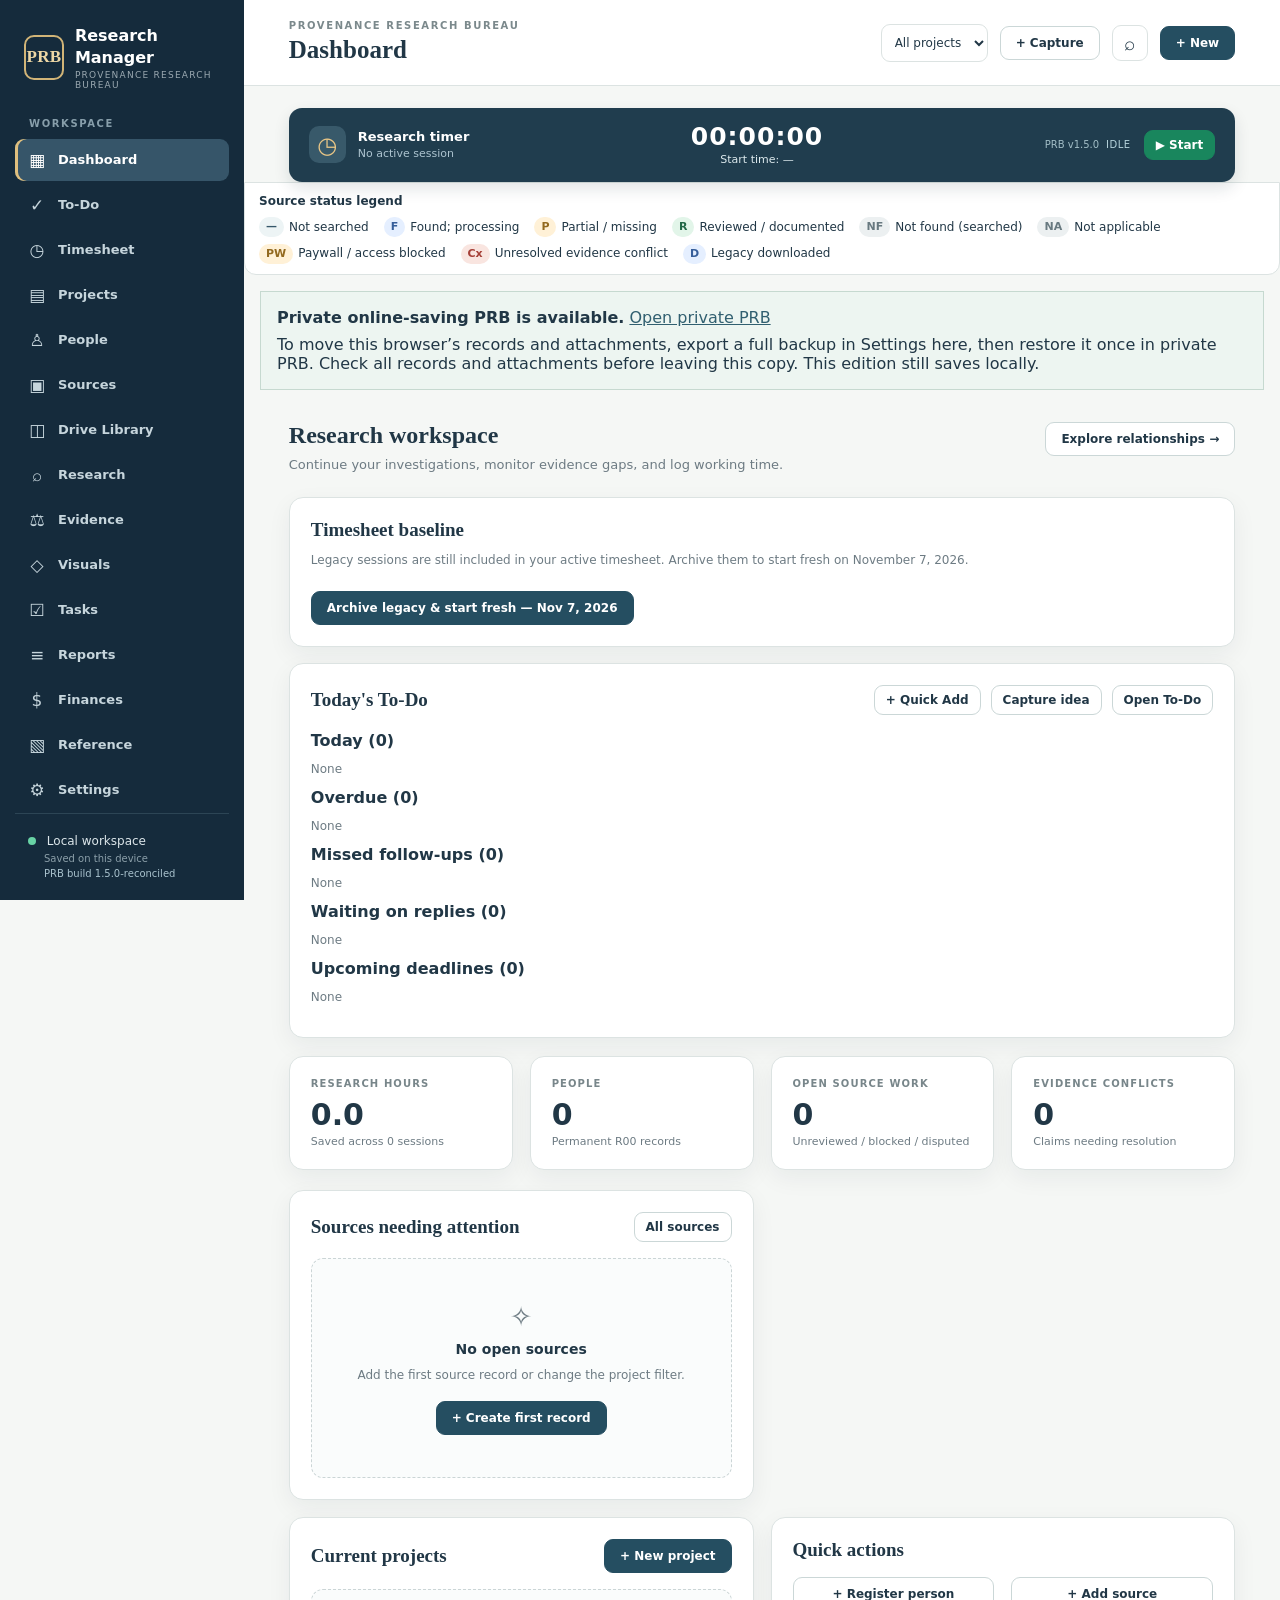
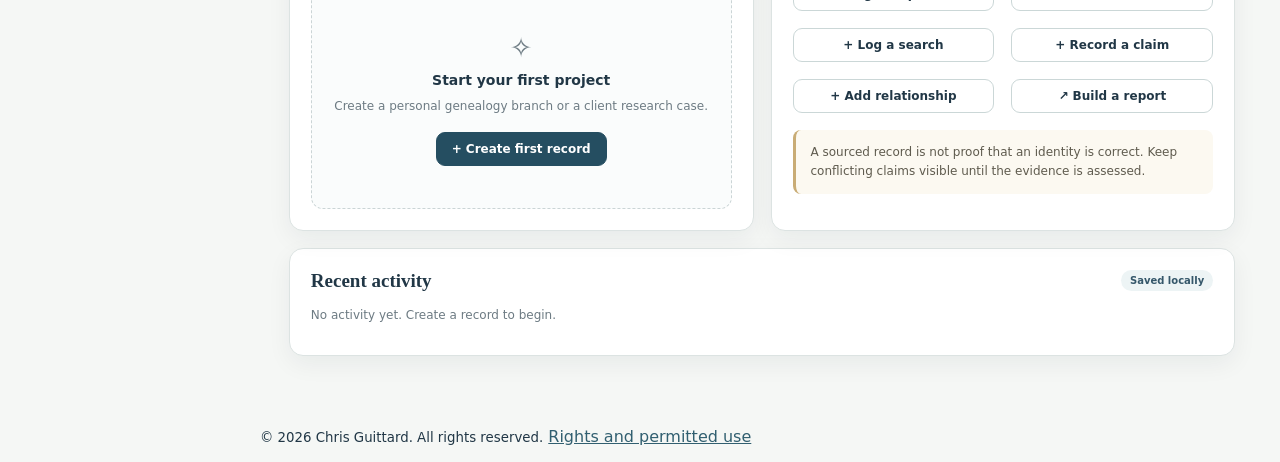
<file: prb/index.html>
<!doctype html>
<html lang="en">
<head>
  <meta charset="utf-8">
  <meta name="viewport" content="width=device-width, initial-scale=1, viewport-fit=cover">
  <meta name="theme-color" content="#162c3f">
  <meta name="description" content="Offline-first genealogy research manager with time tracking, evidence, sources, and relationship diagrams.">
  <link rel="icon" href="icon-192.png" type="image/png">
  <link rel="manifest" href="manifest.webmanifest">
  <link rel="stylesheet" href="styles.css">
  <title>PRB Research Manager</title>
</head>
<body>
  <div class="shell">
    <aside class="sidebar" id="sidebar">
      <div class="brand"><span class="brandmark">PRB</span><span><strong>Research Manager</strong><small>PROVENANCE RESEARCH BUREAU</small></span></div>
      <div class="nav-caption">WORKSPACE</div>
      <nav id="nav" aria-label="Main sections"></nav>
      <div class="sidebar-foot"><span class="status-dot"></span> Local workspace <small id="saveStatus">Checking storage…</small><small id="appBuild">PRB build loading…</small></div>
    </aside>
    <div class="workarea">
      <header class="topbar">
        <div class="top-left"><button id="menuButton" aria-label="Open navigation" class="icon-btn mobile-menu">☰</button><div><div class="eyebrow">PROVENANCE RESEARCH BUREAU</div><h1 id="pageTitle">Dashboard</h1></div></div>
        <div class="top-actions"><select id="activeProject" aria-label="Active project"><option value="">All projects</option></select><button id="quickCaptureButton" class="btn" title="Capture a task or research idea">+ Capture</button><button id="globalSearchButton" class="icon-btn" title="Search records" aria-label="Search records">⌕</button><button id="newButton" class="btn primary">+ New</button></div>
      </header>
      <section id="timerBar" class="timerbar" aria-label="Research work timer">
        <div class="timer-ident"><span class="timer-icon">◷</span><div><strong>Research timer</strong><small id="timerContext">No active session</small></div></div>
        <div class="timer-clock"><div class="timer-value" id="timerValue" aria-live="off">00:00:00</div><small id="timerStartedAt" class="timer-started" aria-live="off">Start time: —</small></div>
        <div class="timer-controls"><span class="timer-build" title="App version currently loaded in this browser">PRB v1.5.0</span><span class="timer-state" id="timerState">Idle</span><button class="btn small green" id="timerStart">▶ Start</button><button class="btn small ghost hidden" id="timerPause">Ⅱ Pause</button><button class="btn small ghost hidden" id="timerStop">■ Finish</button></div>
      </section>
      <div id="sourceStatusLegend" class="source-status-legend" aria-label="Source status code legend"></div>
      <aside class="prb-private-upgrade" aria-label="Private online-saving edition"><strong>Private online-saving PRB is available.</strong> <a href="https://prb-private-workspace.chrisgtx.chatgpt.site" target="_blank" rel="noopener">Open private PRB</a><p>To move this browser’s records and attachments, export a full backup in Settings here, then restore it once in private PRB. Check all records and attachments before leaving this copy. This edition still saves locally.</p></aside><main id="main" tabindex="-1"><noscript>This app needs JavaScript enabled.</noscript></main><footer class="app-rights"><small>© 2026 Chris Guittard. All rights reserved.</small> <a href="rights.html">Rights and permitted use</a></footer>
    </div>
  </div>
  <div class="overlay hidden" id="modalBackdrop"><div class="modal" role="dialog" aria-modal="true" aria-labelledby="modalTitle"><div class="modal-head"><h2 id="modalTitle">Edit record</h2><button class="icon-btn" id="closeModal" aria-label="Close dialog">✕</button></div><div id="modalBody"></div></div></div>
  <div class="toast" id="toast" role="status" aria-live="polite"></div>
  <script src="app.js" defer></script>
</body>
</html>
</file>
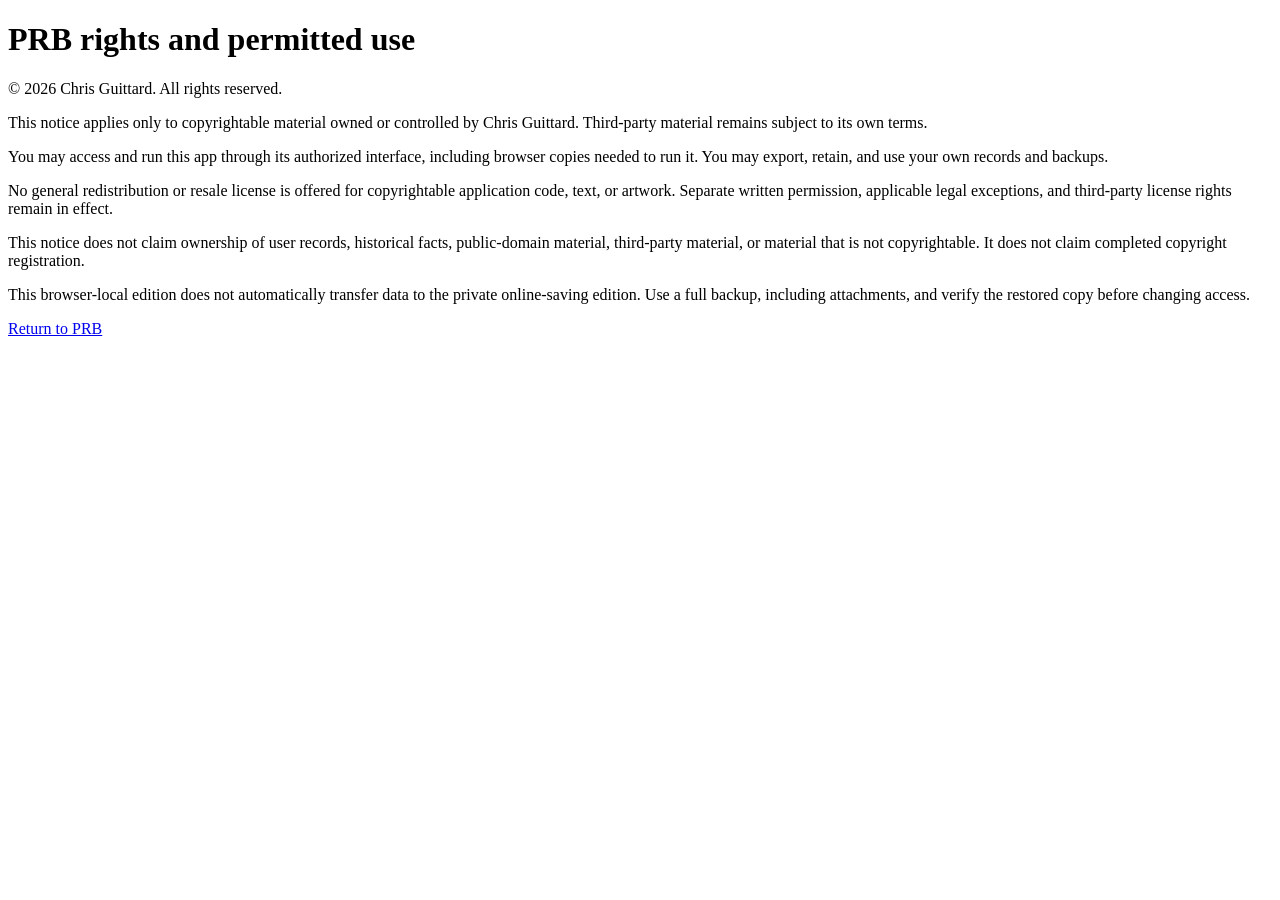
<file: prb/rights.html>
<!doctype html><html lang="en"><head><meta charset="utf-8"><meta name="viewport" content="width=device-width,initial-scale=1"><title>PRB rights and permitted use</title></head><body><main><h1>PRB rights and permitted use</h1><p>© 2026 Chris Guittard. All rights reserved.</p><p>This notice applies only to copyrightable material owned or controlled by Chris Guittard. Third-party material remains subject to its own terms.</p><p>You may access and run this app through its authorized interface, including browser copies needed to run it. You may export, retain, and use your own records and backups.</p><p>No general redistribution or resale license is offered for copyrightable application code, text, or artwork. Separate written permission, applicable legal exceptions, and third-party license rights remain in effect.</p><p>This notice does not claim ownership of user records, historical facts, public-domain material, third-party material, or material that is not copyrightable. It does not claim completed copyright registration.</p><p>This browser-local edition does not automatically transfer data to the private online-saving edition. Use a full backup, including attachments, and verify the restored copy before changing access.</p><a href="./">Return to PRB</a></main></body></html>
</file>
<file: prb/styles.css>
:root{--ink:#213746;--muted:#6d7b83;--line:#dce3e2;--bg:#f5f7f5;--panel:#fff;--nav:#152b3c;--nav2:#203b4d;--accent:#315f70;--gold:#cba96f;--green:#167452;--red:#b54540;--blue:#3c6b99;--shadow:0 8px 24px rgba(18,42,54,.06);font-family:Inter,ui-sans-serif,system-ui,-apple-system,"Segoe UI",sans-serif;color:var(--ink);background:var(--bg);font-synthesis:none}*{box-sizing:border-box}body{margin:0;min-height:100vh}button,input,textarea,select{font:inherit}button{cursor:pointer}button:disabled{opacity:.44;cursor:not-allowed}a{color:var(--accent)}.hidden{display:none!important}.shell{display:flex;min-height:100vh}.sidebar{background:var(--nav);color:#dce6ea;width:244px;min-width:244px;display:flex;flex-direction:column;padding:25px 15px 16px;position:sticky;top:0;height:100vh;overflow:auto;z-index:9}.brand{display:flex;gap:11px;align-items:center;padding:0 9px 28px}.brandmark{display:grid;place-items:center;border:2px solid #d1b477;color:#edd7a5;border-radius:10px;height:45px;width:50px;font-family:Georgia,serif;font-weight:700;font-size:17px;letter-spacing:.3px}.brand strong{display:block;font-size:16px;line-height:1.4;color:white}.brand small{display:block;font-size:9px;letter-spacing:1.25px;opacity:.67}.nav-caption{font-size:10px;letter-spacing:1.6px;font-weight:700;color:#879eaa;padding:0 14px 10px}nav{display:grid;gap:3px}nav button{display:flex;gap:11px;align-items:center;text-align:left;border:0;background:none;color:#c6d5dc;padding:11px 12px;width:100%;font-size:13px;font-weight:600;border-radius:9px}nav button:hover{background:#2a4657}nav button.active{background:#365569;color:#fff;box-shadow:inset 3px 0 #dfbf7e}nav .sym{width:20px;font-size:17px;text-align:center;font-weight:400}.sidebar-foot{margin-top:auto;padding:20px 13px 5px;font-size:12px;border-top:1px solid #2c4555}.sidebar-foot small{display:block;color:#8ca0aa;margin:5px 0 0 16px}.status-dot{display:inline-block;background:#68d3a5;width:8px;height:8px;border-radius:50%;margin-right:7px}.workarea{flex:1;min-width:0}.topbar{background:var(--panel);height:86px;display:flex;align-items:center;justify-content:space-between;gap:12px;padding:17px clamp(18px,3.5vw,47px);border-bottom:1px solid var(--line)}.top-left,.top-actions{display:flex;align-items:center;gap:12px}.eyebrow{font-size:10px;color:#7b898c;letter-spacing:1.6px;font-weight:750}.topbar h1{font-family:Georgia,serif;font-size:25px;line-height:1.15;font-weight:600;margin:5px 0 0}.top-actions select{max-width:220px;border:1px solid var(--line);padding:10px 9px;border-radius:9px;background:#fff;font-size:12px}.icon-btn{border:1px solid var(--line);background:#fff;border-radius:9px;width:36px;height:36px;display:grid;place-items:center;color:var(--ink);font-size:19px}.icon-btn:hover{background:#f0f3f3}.mobile-menu{display:none}.btn{background:#fff;border:1px solid #cbd7d7;padding:9px 15px;border-radius:9px;font-weight:700;color:var(--ink);font-size:12px;white-space:nowrap}.btn:hover{background:#f0f4f3}.btn.primary{background:#254e61;border-color:#254e61;color:white}.btn.primary:hover{background:#1e3e50}.btn.green{background:#19865d;color:white;border-color:#19865d}.btn.ghost{background:transparent;color:inherit;border-color:#9bb0b5}.btn.gold{background:#cba96f;border-color:#cba96f;color:#142b38}.btn.danger{border-color:#cfb2ad;color:#963e39}.btn.small{padding:7px 11px;font-size:12px}.btn.plain{border:0;background:transparent;color:#386d7b}.timerbar{margin:22px clamp(18px,3.5vw,47px) 0;background:#203d4e;color:white;border-radius:13px;padding:14px 20px;display:flex;align-items:center;gap:20px;justify-content:space-between;box-shadow:0 7px 16px rgba(17,39,51,.12);position:sticky;top:9px;z-index:7}.timer-ident{display:flex;align-items:center;gap:12px;min-width:160px}.timer-ident strong{font-size:13px;display:block}.timer-ident small{font-size:11px;display:block;color:#adc4d0;margin-top:3px;max-width:220px;white-space:nowrap;text-overflow:ellipsis;overflow:hidden}.timer-icon{display:grid;place-items:center;width:37px;height:37px;border-radius:10px;background:#38596a;color:#e9c686;font-size:23px}.timer-value{font-size:25px;font-variant-numeric:tabular-nums;font-weight:700;letter-spacing:1px}.timer-controls{display:flex;align-items:center;gap:7px}.timer-state{font-size:10px;letter-spacing:.5px;text-transform:uppercase;color:#b5d3dc;margin-right:6px}.timerbar.running .timer-value{color:#b2edce}.timerbar.paused .timer-value{color:#f2d39e}main{padding:24px clamp(18px,3.5vw,47px) 55px;max-width:1800px}.page-intro{display:flex;align-items:flex-start;justify-content:space-between;gap:16px;margin:0 0 22px}.page-intro h2{font-family:Georgia,serif;font-size:24px;font-weight:600;margin:0 0 6px}.page-intro p{color:var(--muted);line-height:1.5;font-size:13px;margin:0;max-width:710px}.section-title{font-family:Georgia,serif;font-size:19px;font-weight:600;margin:0}.muted{color:var(--muted)}.small-text{font-size:12px}.tiny{font-size:10px}.grid{display:grid;gap:17px}.stats{grid-template-columns:repeat(4,minmax(0,1fr));margin-bottom:20px}.cols-2{grid-template-columns:repeat(2,minmax(0,1fr))}.cols-3{grid-template-columns:repeat(3,minmax(0,1fr))}.card{background:var(--panel);border:1px solid var(--line);border-radius:14px;padding:21px;box-shadow:var(--shadow);min-width:0}.metric-label{text-transform:uppercase;font-size:10px;letter-spacing:1.1px;font-weight:800;color:#78868a}.metric-number{font-size:30px;font-weight:740;font-variant-numeric:tabular-nums;margin:8px 0 3px}.metric-foot{color:var(--muted);font-size:11px}.flex{display:flex;align-items:center;gap:10px}.split{display:flex;align-items:center;justify-content:space-between;gap:12px}.flex-wrap{flex-wrap:wrap}.stack{display:grid;gap:12px}.block-heading{margin-bottom:16px}.pill{display:inline-block;font-size:10px;font-weight:700;padding:5px 9px;background:#edf4f5;color:#35576a;border-radius:100px;white-space:nowrap}.pill.R,.pill.Complete,.pill.Completed,.pill.Confirmed{background:#e2f5e9;color:#216847}.pill.Cx,.pill.Disputed,.pill.Overdue{background:#f9e5e0;color:#a53f37}.pill.P,.pill.PW,.pill.Blocked,.pill.Possible{background:#fff1d7;color:#92691f}.pill.D,.pill.F,.pill.InProgress,.pill.Running{background:#e5efff;color:#365e9a}.pill.NF,.pill.NA,.pill.NotStarted,.pill.Paused{background:#ecf0f1;color:#687980}.toolbar{display:flex;gap:8px;align-items:center;justify-content:space-between;margin:12px 0 17px;flex-wrap:wrap}.toolbar .search{flex:1;min-width:190px;max-width:380px}.search,input,textarea,select{border:1px solid #cbd9da;border-radius:9px;background:#fff;color:var(--ink);outline-color:#548c9c}input,textarea,select{padding:10px 11px;max-width:100%}textarea{resize:vertical;min-height:82px}.search{padding:11px 12px}.table-wrap{overflow:auto;border:1px solid var(--line);border-radius:11px}.data-table{border-collapse:collapse;background:#fff;font-size:12px;width:100%;min-width:625px}.data-table thead{background:#f1f5f3}.data-table th{text-align:left;font-size:10px;letter-spacing:.5px;text-transform:uppercase;color:#63757e;font-weight:800;padding:13px 14px;white-space:nowrap}.data-table td{border-top:1px solid #ebefee;padding:13px 14px;vertical-align:top}.data-table tr:hover td{background:#fafcfc}.data-table .main-cell{font-weight:700;color:#213a47}.link-btn{border:0;background:none;padding:0;color:#2a6979;font-size:12px;text-align:left;text-decoration:underline;text-underline-offset:3px}.link-btn:hover{color:#154856}.soft-row{display:flex;align-items:center;justify-content:space-between;gap:13px;padding:12px 0;border-top:1px solid #edf0ef}.soft-row:first-of-type{border-top:0}.soft-row strong{font-size:13px;display:block}.soft-row small{display:block;margin-top:4px;color:var(--muted);font-size:11px}.empty{display:grid;justify-items:center;gap:9px;padding:42px 20px;color:var(--muted);text-align:center;border:1px dashed #cbd5d6;border-radius:12px;background:#fafcfc}.empty .empty-icon{font-size:27px}.empty strong{color:var(--ink);font-size:14px}.empty p{font-size:12px;margin:0;max-width:380px;line-height:1.5}.empty .btn{margin-top:8px}.form-grid{display:grid;grid-template-columns:repeat(2,minmax(0,1fr));gap:13px}.field{display:flex;flex-direction:column;gap:5px;min-width:0}.field label{font-size:11px;font-weight:750;color:#516773}.field.full{grid-column:1/-1}.field .hint{font-size:10px;color:var(--muted)}.check-option{display:flex;align-items:center;gap:7px;font-size:12px}.check-option input{margin:0;accent-color:#275466}.checks{display:grid;grid-template-columns:repeat(2,1fr);gap:8px;max-height:180px;overflow:auto;padding:10px;border:1px solid var(--line);border-radius:9px}.modal-back{background:rgba(12,30,40,.56)}.overlay{position:fixed;inset:0;background:rgba(10,28,39,.56);z-index:30;display:grid;place-items:center;padding:15px}.modal{width:min(780px,100%);max-height:min(90vh,920px);overflow:auto;background:#fff;border-radius:16px;box-shadow:0 21px 75px rgba(6,31,43,.24)}.modal-head{position:sticky;top:0;background:white;padding:17px 23px;border-bottom:1px solid var(--line);display:flex;justify-content:space-between;align-items:center;z-index:2}.modal-head h2{font-family:Georgia,serif;font-size:21px;font-weight:500;margin:0}.modal form,.modal-body{padding:22px}.modal-foot{display:flex;justify-content:flex-end;gap:8px;border-top:1px solid var(--line);padding-top:18px;margin-top:18px}.toast{position:fixed;bottom:24px;right:24px;max-width:360px;padding:13px 17px;border-radius:9px;background:#193a4a;color:white;box-shadow:0 12px 38px #1d3b4a33;font-size:12px;z-index:40;opacity:0;pointer-events:none;transform:translateY(10px);transition:.18s}.toast.show{opacity:1;transform:translateY(0)}.callout{border-left:3px solid #c9ac75;padding:13px 15px;background:#fcf9f1;border-radius:8px;color:#5f5b4e;font-size:12px;line-height:1.6}.callout.warning{background:#fff6ed;border-color:#d98a45;color:#845837}.tagline{border-bottom:1px solid var(--line);padding-bottom:12px;margin:0 0 15px}.timeline{position:relative;padding-left:21px}.timeline:before{content:"";position:absolute;left:7px;top:7px;bottom:7px;width:2px;background:#c7dadb}.time-entry{position:relative;padding:0 0 21px 16px}.time-entry:before{content:"";position:absolute;left:-19px;top:5px;width:12px;height:12px;border:3px solid #6b9bab;border-radius:50%;background:#fff}.time-entry h4{margin:0 0 3px;font-size:13px}.time-entry p{margin:0 0 4px;font-size:11px;color:var(--muted)}.chips{display:flex;flex-wrap:wrap;gap:6px}.tabstrip{display:flex;gap:4px;overflow:auto;border-bottom:1px solid var(--line);margin:0 0 17px;padding-bottom:8px}.tabstrip button{font-weight:650;font-size:12px;padding:9px 11px;border:0;border-radius:8px;background:transparent;color:#687982;white-space:nowrap}.tabstrip button.active{background:#dcebec;color:#254f60}.graph-viewport{overflow:auto;border:1px solid var(--line);border-radius:11px;background:#f9fcfb;min-height:270px}.graph-viewport svg{display:block;min-width:650px;margin:auto}.graph-node{cursor:pointer}.graph-node:hover rect,.graph-node:hover circle{filter:brightness(1.12)}.graph-edge-label{font-size:9px;fill:#687a85}.report-sheet{background:#fff;color:#28363b;padding:32px;max-width:850px;margin:18px auto;border:1px solid var(--line);box-shadow:0 10px 28px #233a4a14;line-height:1.5;font-family:Georgia,"Times New Roman",serif;font-size:14px}.report-sheet h2{font-family:Georgia,serif;border-bottom:2px solid #223f50;padding-bottom:12px}.report-sheet h3{margin-top:25px}.report-sheet p{margin:9px 0}.report-sheet table{border-collapse:collapse;width:100%;font-size:12px}.report-sheet td,.report-sheet th{border:1px solid #c4cfd0;padding:8px;text-align:left}.settings-grid{display:grid;grid-template-columns:repeat(2,1fr);gap:16px}.help-icon{display:grid;place-items:center;border-radius:11px;width:44px;height:44px;background:#e9f0ef;font-size:22px;color:#32677a;margin-bottom:9px}.keyboard{font-size:11px;background:#ecf1f1;padding:2px 5px;border-radius:4px;border:1px solid #d5e0de}.attachment{display:inline-flex;gap:7px;align-items:center;padding:8px;border:1px solid var(--line);border-radius:8px;font-size:11px;max-width:100%;overflow:hidden}.bar-track{height:7px;background:#ebefec;border-radius:20px;overflow:hidden;margin:10px 0}.bar-progress{background:#3f8078;height:100%;border-radius:20px}.safe-link{word-break:break-word}.wide{width:100%}@media(max-width:1180px){.stats{grid-template-columns:repeat(2,minmax(0,1fr))}.sidebar{width:206px;min-width:206px}.timer-state{display:none}}@media(max-width:770px){.sidebar{position:fixed;left:-255px;top:0;bottom:0;transition:left .2s;width:242px;min-width:242px;box-shadow:16px 0 40px #0003}.sidebar.open{left:0}.mobile-menu{display:grid}.topbar{height:auto;min-height:76px;padding:13px 15px}.topbar h1{font-size:22px}.top-actions{gap:6px}.top-actions select{max-width:140px;font-size:11px}.top-actions .btn{padding:9px 10px}.eyebrow{font-size:8px}.timerbar{margin:10px 12px 0;padding:11px 12px;flex-wrap:wrap;gap:10px;top:6px}.timer-ident{min-width:145px;flex:1}.timer-value{font-size:22px}.timer-controls{justify-content:flex-end;width:100%}.timer-controls .btn{flex:1}main{padding:18px 12px 50px}.card{padding:16px}.stats{gap:10px}.metric-number{font-size:24px}.cols-2,.cols-3{grid-template-columns:1fr}.page-intro{flex-wrap:wrap}.page-intro h2{font-size:21px}.modal{max-height:95vh}.modal form,.modal-body{padding:15px}.modal-head{padding:14px 15px}.form-grid,.checks{grid-template-columns:1fr}.settings-grid{grid-template-columns:1fr}.report-sheet{padding:18px}}@media(max-width:440px){.top-actions select{max-width:100px}.top-actions #globalSearchButton{display:none}.timer-ident{min-width:0}.timer-value{font-size:20px}.timer-icon{width:30px;height:30px}.metric-label{font-size:9px}.metric-number{font-size:22px}}@media print{body{background:white!important}.sidebar,.topbar,.timerbar,.page-intro,.toolbar,.tabstrip,.no-print,.toast,.overlay{display:none!important}.workarea{width:100%}main{padding:0!important}.report-sheet{margin:0!important;max-width:none!important;box-shadow:none!important;border:0!important;padding:5px!important}.report-sheet table{page-break-inside:auto}.report-sheet tr{page-break-inside:avoid}body *{visibility:hidden}#reportOutput,#reportOutput *{visibility:visible}#reportOutput{position:absolute;inset:0;display:block}}
@media print{body.print-visual *{visibility:hidden}body.print-visual #main,body.print-visual #main *,body.print-visual .graph-viewport,body.print-visual .graph-viewport *{visibility:visible!important}body.print-visual #main{position:absolute;top:0;left:0;right:0}body.print-visual .graph-viewport{overflow:visible;border:0}body.print-visual #main .no-print,body.print-visual #main button{display:none!important}}
@media(max-width:440px){.topbar{flex-wrap:wrap}.top-left{width:100%}.top-actions{width:100%;justify-content:flex-end}.top-actions select{flex:1;max-width:none}.top-actions #globalSearchButton{display:grid}.top-actions .btn{padding:9px 12px}}

/* Compact source status legend directly below timer, preserved from live revision */
.source-status-legend{margin:0 0 16px;padding:10px 14px;border:1px solid var(--line);border-radius:0 0 12px 12px;background:var(--panel);font-size:12px;line-height:1.45}
.source-status-legend>strong{display:block;margin-bottom:7px}
.source-legend-items{display:flex;flex-wrap:wrap;gap:7px 15px}
.source-legend-item{display:inline-flex;align-items:center;gap:5px;white-space:nowrap}
.source-legend-item .pill{font-size:11px;padding:2px 7px}
/* Reconciled v1.5 timer timestamp, shown for running and paused sessions. */
.timer-clock{display:flex;flex-direction:column;align-items:center;justify-content:center;min-width:185px;gap:2px}
.timer-started{font-size:11px;line-height:1.35;color:#dce9ed;white-space:normal;text-align:center}
.sidebar-foot #appBuild{display:block;margin-top:4px;color:#a9c2cd;font-size:10px}
@media(max-width:640px){.timer-clock{min-width:130px}.timer-started{font-size:10px}}

.timer-build{display:inline-block;color:#b9d5dc;font-size:10px;white-space:nowrap;opacity:.85}

.prb-private-upgrade{padding:1rem;background:#edf5f1;border:1px solid #c6d9d0;margin:.5rem 1rem}.prb-private-upgrade p{margin:.5rem 0 0}.app-rights{padding:1rem}.app-rights a{text-decoration:underline}
</file>
